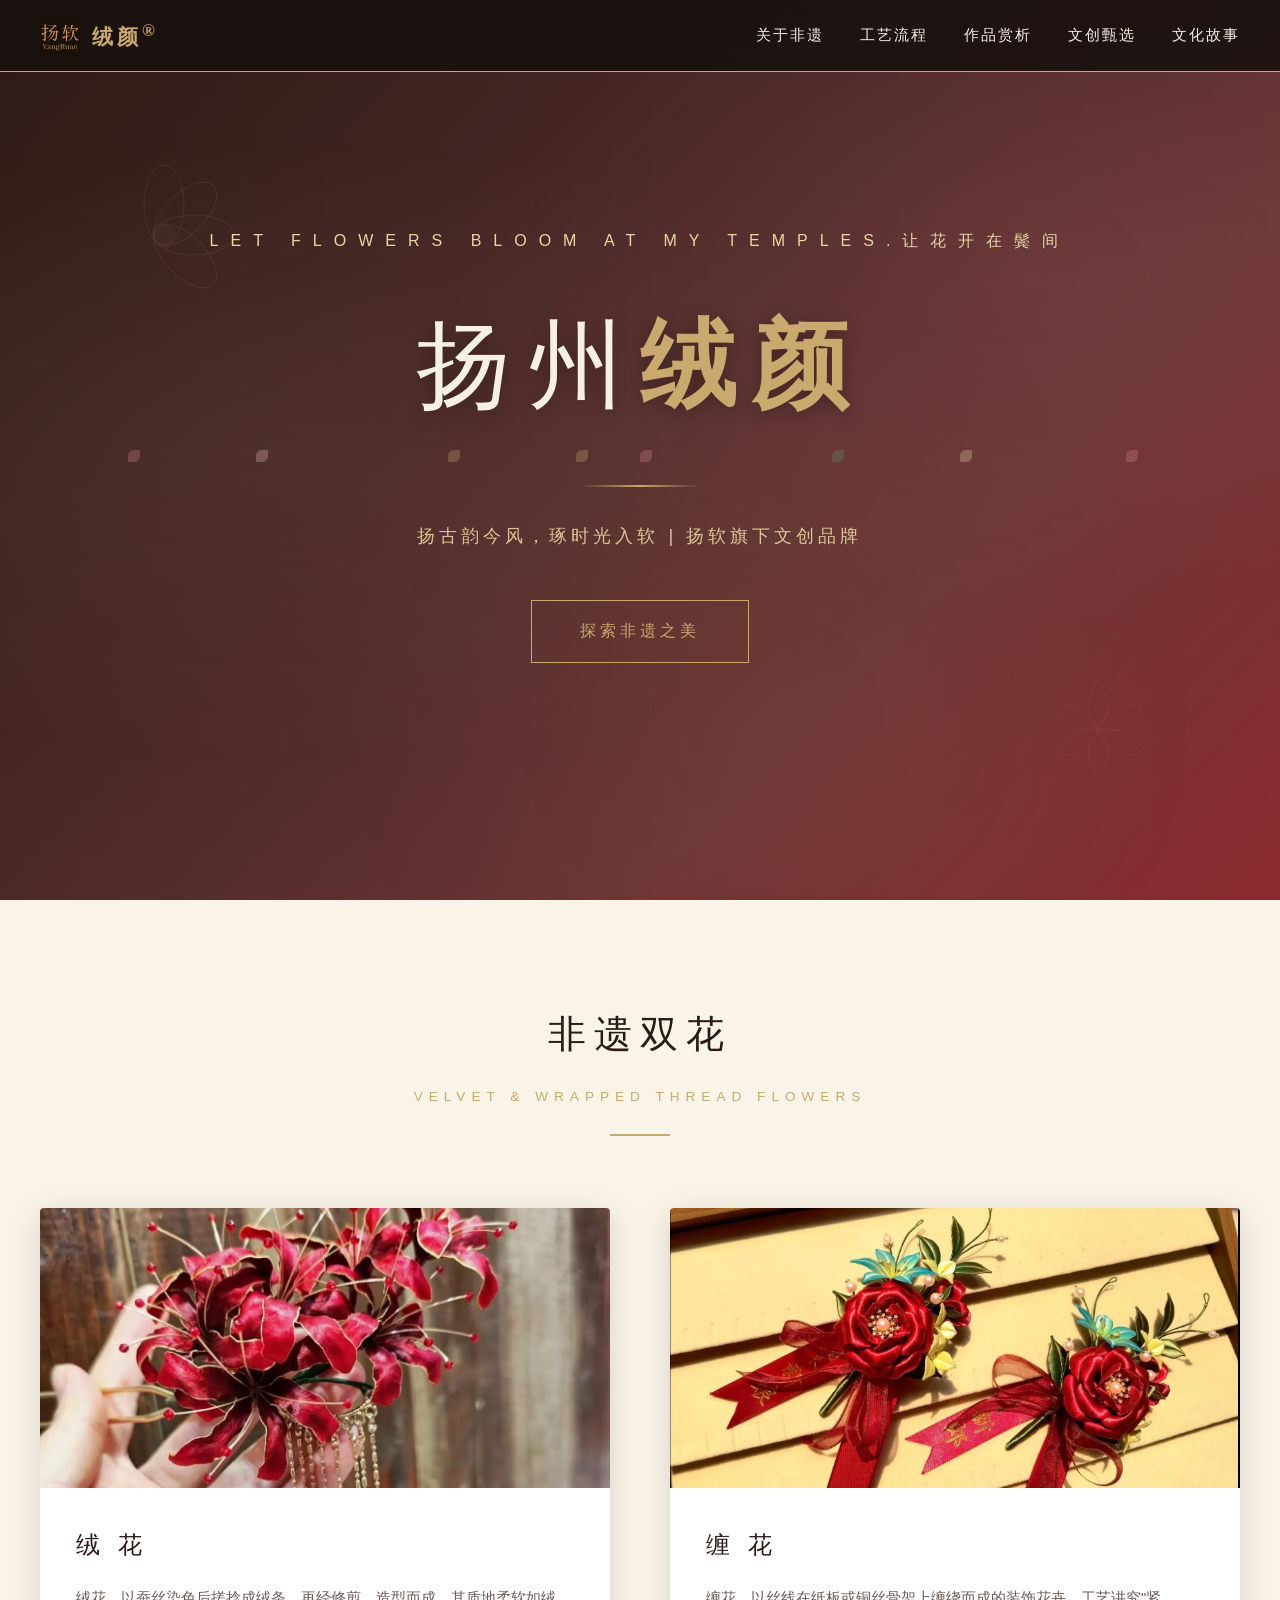
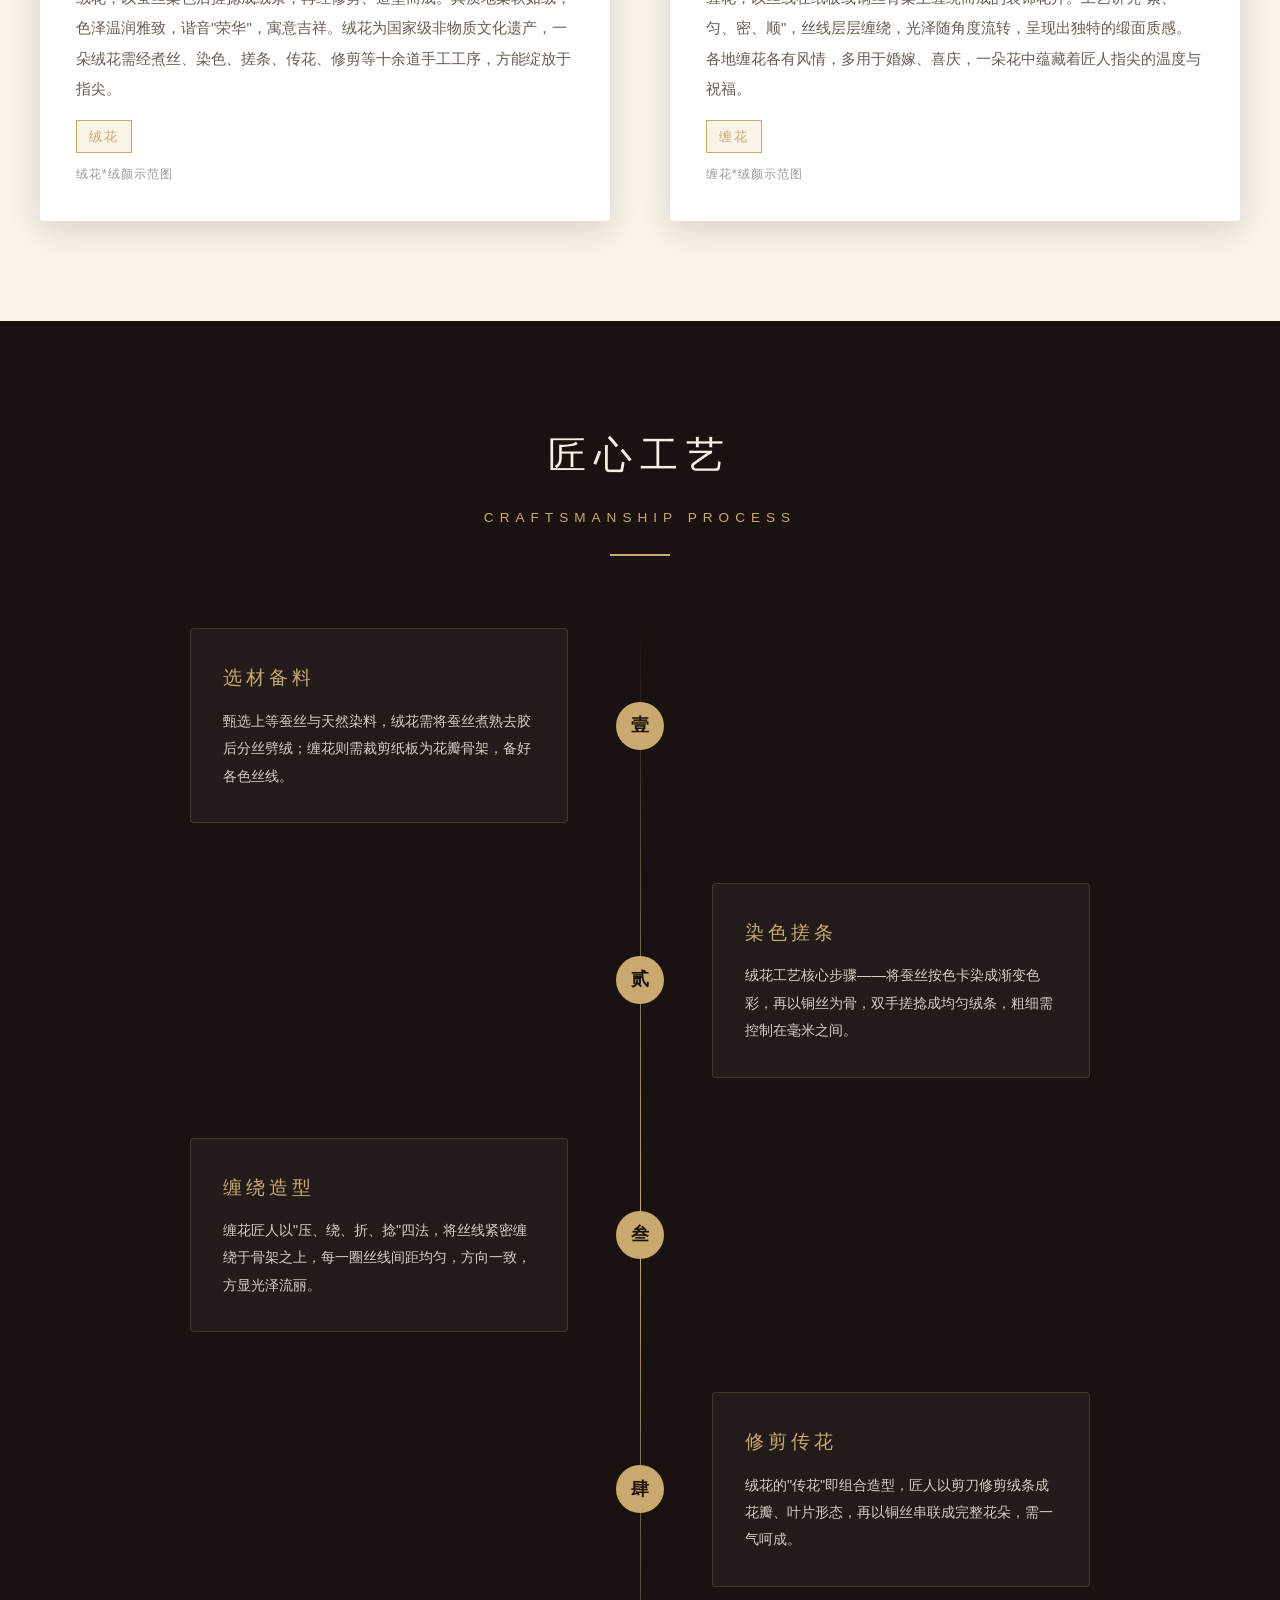
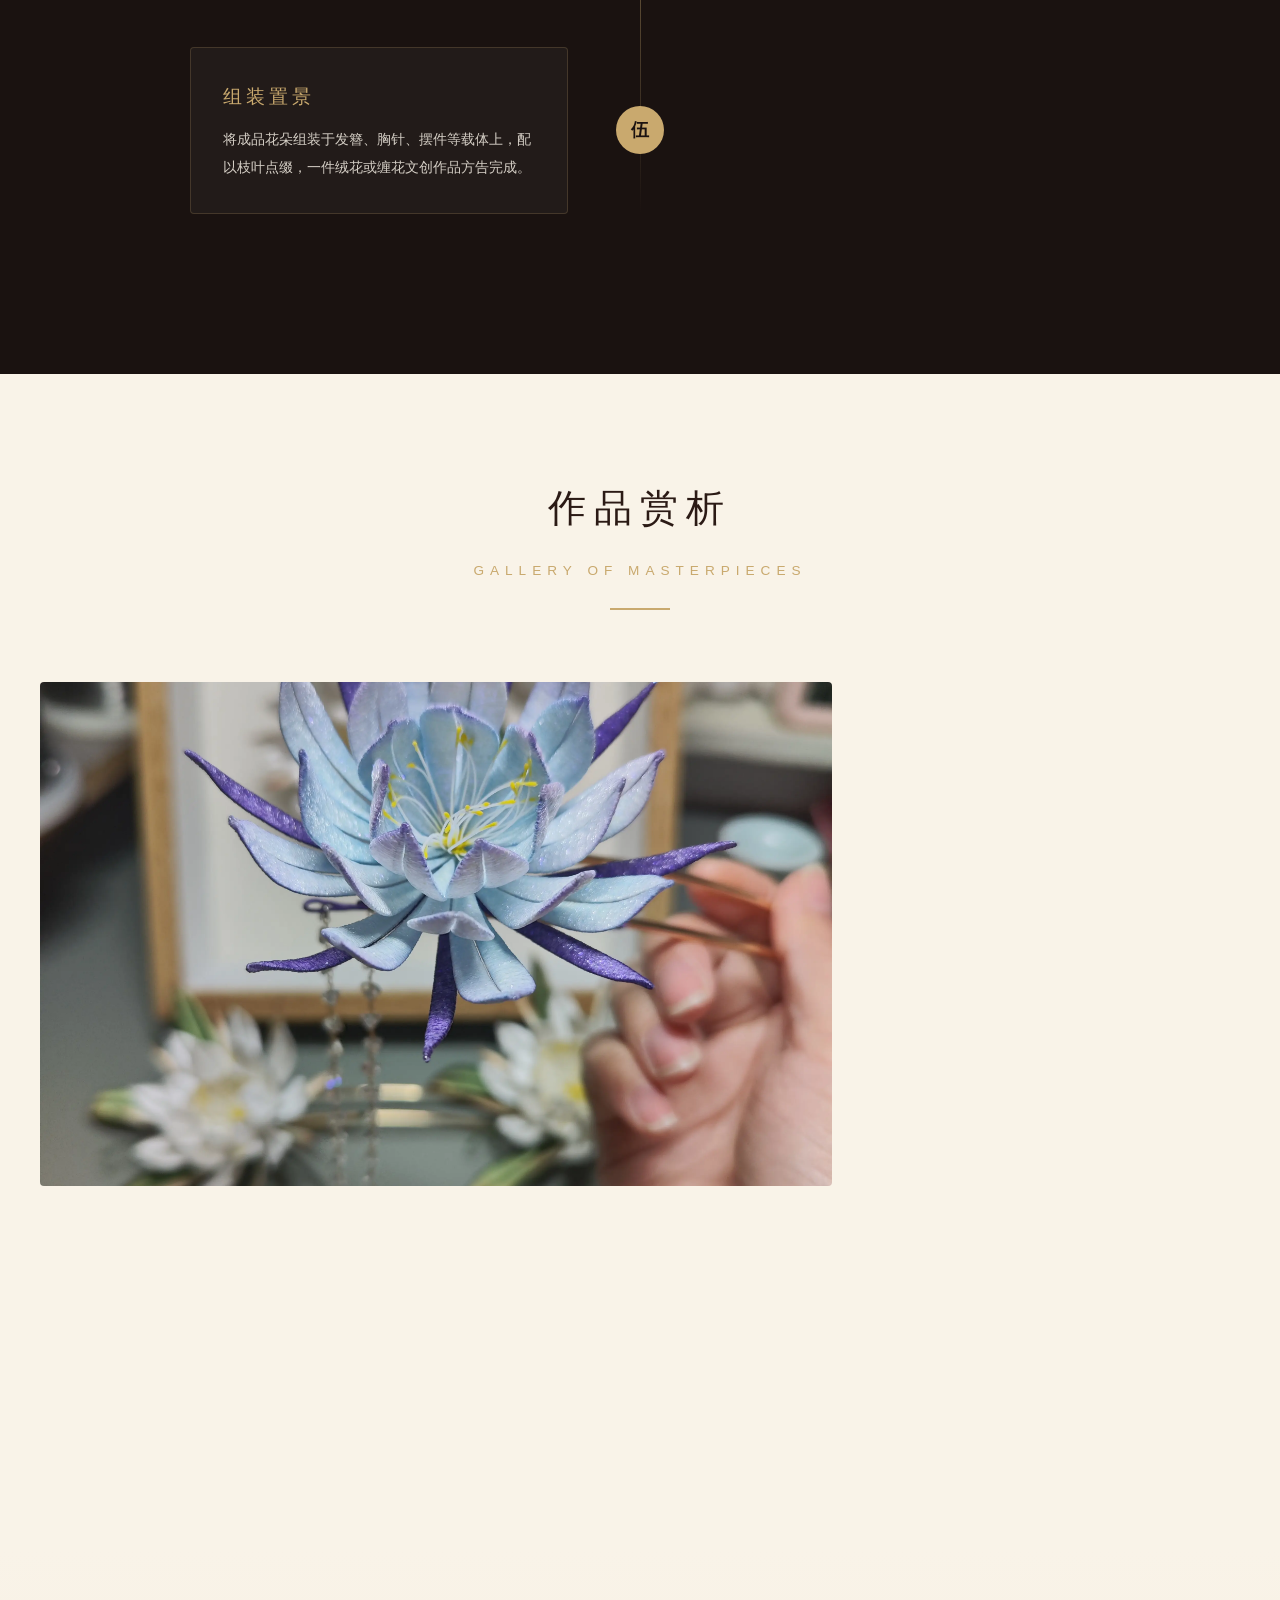
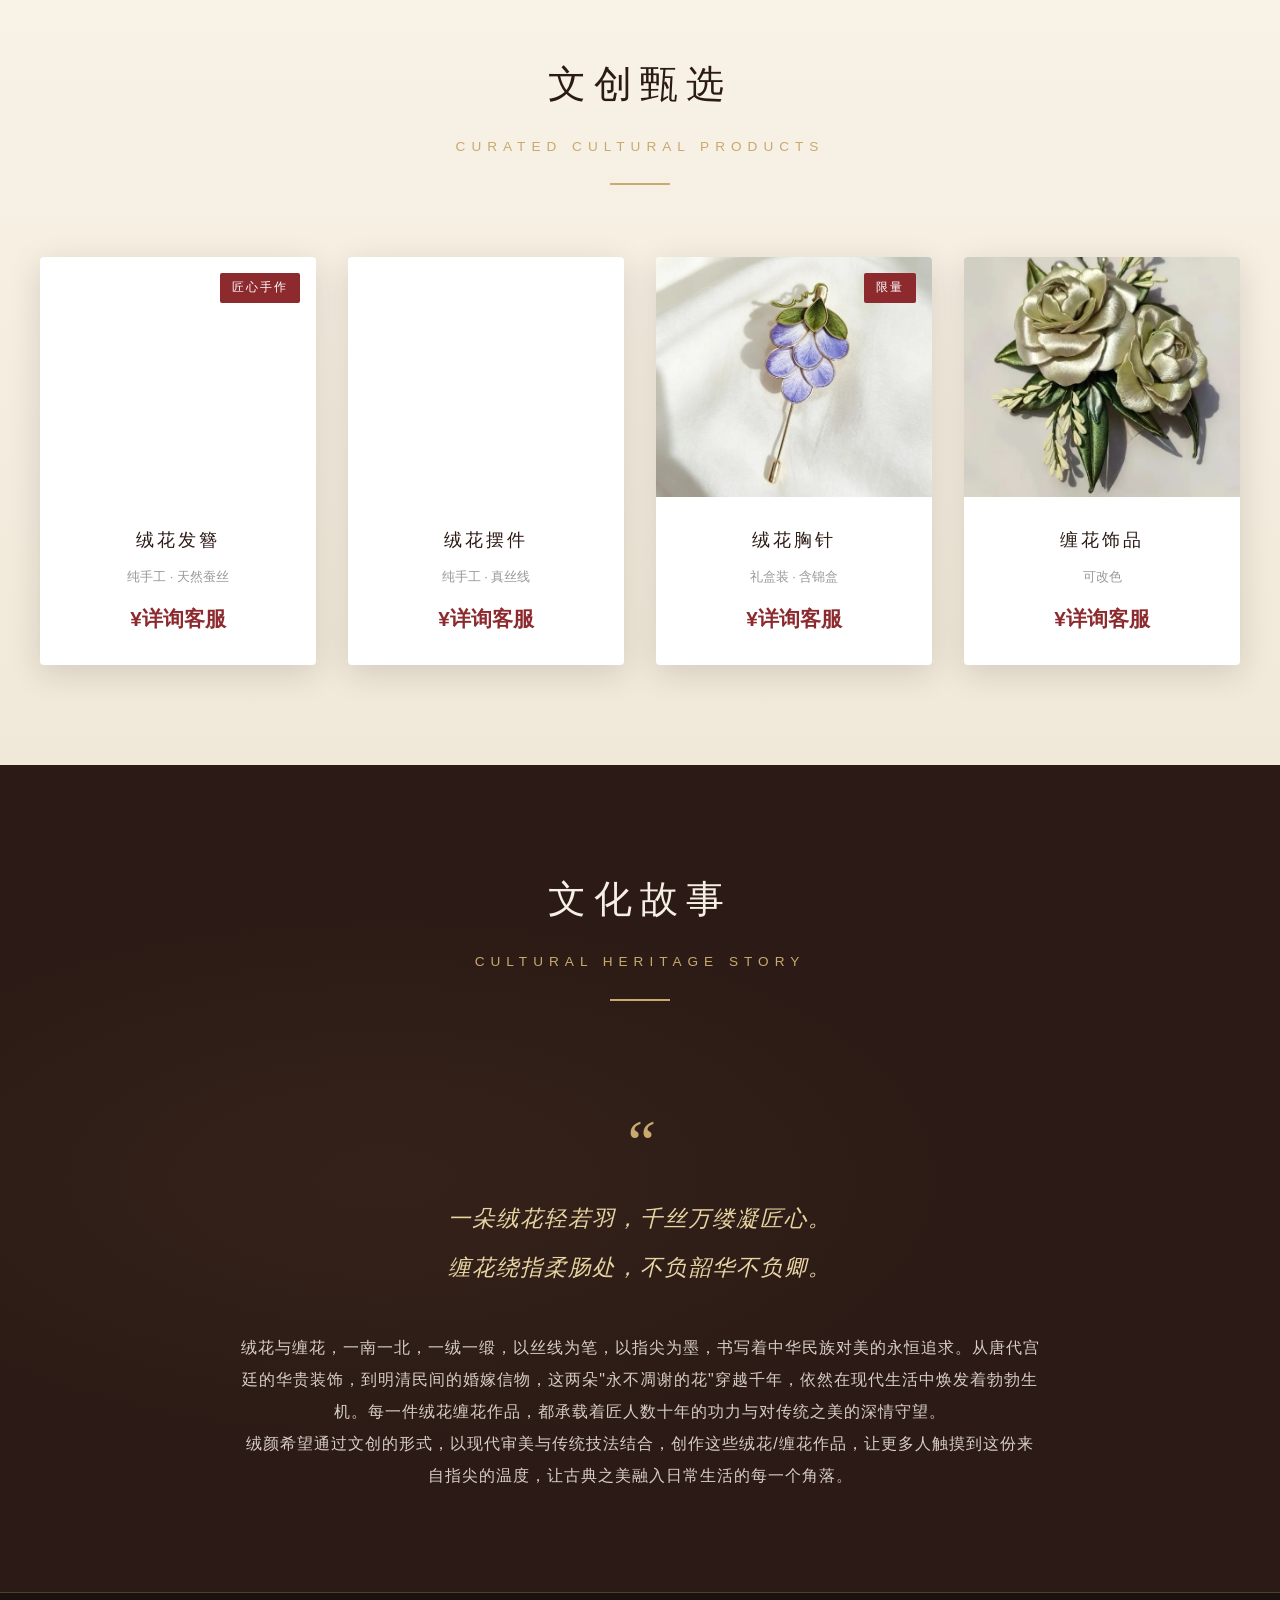
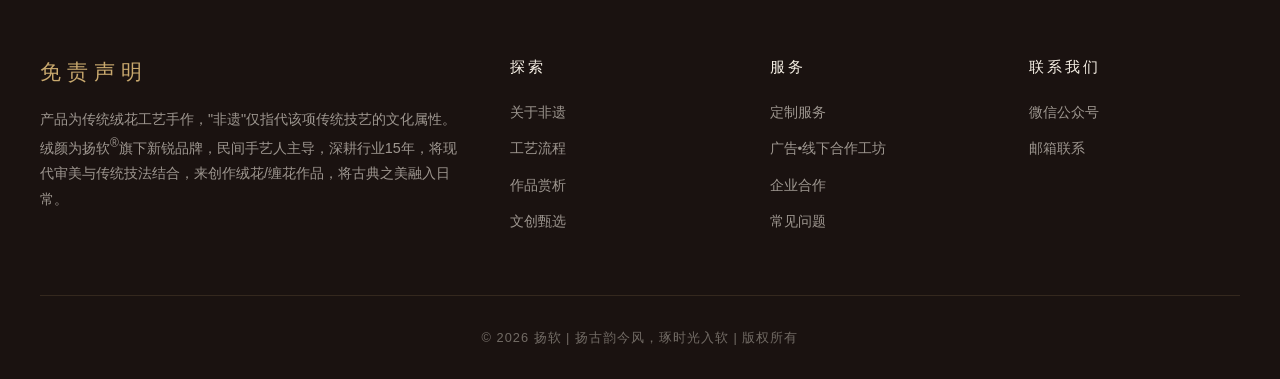
<file: index.html>
<!DOCTYPE html>
<html lang="zh-CN">
<head>
    <meta charset="UTF-8">
    <meta name="viewport" content="width=device-width, initial-scale=1.0">
    <title>绒颜 · 扬州绒花缠花文创品牌</title>
    <link rel="canonical" href="https://www.yangruan.com/" />
    <link rel="icon" href="/logo.png" type="image/png" sizes="32x32">
    <link rel="apple-touch-icon" href="/logo.png" sizes="180x180">
    <meta name="baidu-site-verification" content="codeva-DotF2W9orI" />
    <meta name="description" content="绒颜 | 扬软旗下扬州绒花缠花文创品牌，以现代审美与传统技法结合制作绒花、缠花饰品，将古典东方美学融入日常穿搭。">
    <meta name="keywords" content="绒颜,扬软,扬州绒花,扬州缠花,文创品牌,绒花饰品,缠花饰品,东方美学,宝藏手作,扬软出品">
    <meta property="og:title" content="绒颜 | 扬州绒花缠花文创品牌">
    <meta property="og:description" content="扬软旗下品牌，以现代审美与传统技法结合制作绒花、缠花饰品，将古典东方美学融入日常穿搭。">
    <meta property="og:image" content="https://www.yangruan.com/fm.jpg"> 
    <meta property="og:image:width" content="1200">
    <meta property="og:image:height" content="630">
    <meta property="og:image:type" content="image/jpeg">
    <meta property="og:type" content="website">
    <meta property="og:locale" content="zh_CN">
    
    <script type="application/ld+json">
    {
      "@context": "https://schema.org",
      "@type": "Organization",
      "name": "扬软",
      "url": "https://www.yangruan.com/",
      "logo": "https://www.yangruan.com/logo.png",
      "brand": {
        "@type": "Brand",
        "name": "绒颜",
        "description": "扬州绒花缠花文创品牌，以现代审美与传统技法结合制作绒花、缠花饰品"
      },
      "contactPoint": {
        "@type": "ContactPoint",
        "email": "10210917@qq.com",
        "contactType": "customer service",
        "areaServed": "CN",
        "availableLanguage": "Chinese"
      }
    }
    </script>

    <style>
        /* ===== 全局变量与基础 ===== */
        :root {
            --primary-dark: #2b1a15;
            --primary-red: #8c2a2e;
            --accent-gold: #c9a96e;
            --accent-gold-light: #e8d5a3;
            --bg-cream: #f9f3e8;
            --bg-dark: #1a1210;
            --text-dark: #3a2a22;
            --text-light: #f5efe4;
            --text-muted: #6b5a52;
            --text-lighter: #999999;
            --pink-soft: #d4878f;
            --pink-light: #e8b8c0;
            --green-soft: #6a8e6b;
            --gradient-hero: linear-gradient(135deg, #2b1a15 0%, #4a2828 40%, #6b3535 70%, #8c2a2e 100%);
            --shadow-card: 0 8px 32px rgba(43, 26, 21, 0.15);
            --transition-smooth: all 0.4s cubic-bezier(0.25, 0.46, 0.45, 0.94);
            --navbar-height: 72px;

            /* [修复] 字体回退链优化：正文无衬线 + 标题衬线 */
            --font-sans: "PingFang SC", "Hiragino Sans GB", "Microsoft YaHei", "Noto Sans SC", "Source Han Sans SC", sans-serif;
            --font-serif: "Noto Serif SC", "Source Han Serif SC", "STSong", "Songti SC", "SimSun", serif;
        }

        * { margin: 0; padding: 0; box-sizing: border-box; }

        html {
            scroll-behavior: auto;
            scroll-padding-top: var(--navbar-height);
        }

        body {
            font-family: var(--font-sans);
            background-color: var(--bg-cream);
            color: var(--text-dark);
            line-height: 1.8;
            overflow-x: hidden;
        }

        /* ===== 顶部导航 ===== */
        .navbar {
            position: fixed;
            top: 0;
            width: 100%;
            z-index: 1000;
            background: rgba(26, 18, 16, 0.92);
            backdrop-filter: blur(12px);
            -webkit-backdrop-filter: blur(12px);
            border-bottom: 1px solid var(--accent-gold);
            transition: var(--transition-smooth);
            height: var(--navbar-height);
        }

        .navbar.scrolled {
            background: rgba(26, 18, 16, 0.98);
            box-shadow: 0 2px 20px rgba(0,0,0,0.3);
        }

        .nav-container {
            max-width: 1400px;
            margin: 0 auto;
            display: flex;
            align-items: center;
            justify-content: space-between;
            padding: 0 40px;
            height: 100%;
        }

        .nav-logo {
            display: flex;
            align-items: center;
            gap: 12px;
            text-decoration: none;
        }

        .nav-logo-icon { 
            width: 40px; 
            height: 40px; 
            object-fit: contain;
        }

        .nav-logo-text {
            font-family: var(--font-serif);
            font-size: 1.3rem;
            color: var(--accent-gold);
            letter-spacing: 4px;
            font-weight: 600;
        }

        .nav-links {
            display: flex;
            list-style: none;
            gap: 36px;
        }

        .nav-links a {
            color: var(--text-light);
            text-decoration: none;
            font-size: 0.95rem;
            letter-spacing: 2px;
            position: relative;
            padding: 8px 0;
            transition: var(--transition-smooth);
        }

        .nav-links a::after {
            content: '';
            position: absolute;
            bottom: 0;
            left: 50%;
            transform: translateX(-50%);
            width: 0;
            height: 2px;
            background: var(--accent-gold);
            transition: var(--transition-smooth);
        }

        .nav-links a:hover,
        .nav-links a:focus-visible { color: var(--accent-gold); }

        .nav-links a:hover::after,
        .nav-links a:focus-visible::after { width: 100%; }

        .mobile-menu-btn {
            display: none;
            flex-direction: column;
            gap: 5px;
            background: none;
            border: none;
            cursor: pointer;
            padding: 8px;
            z-index: 1001;
        }

        .mobile-menu-btn span {
            display: block;
            width: 24px;
            height: 2px;
            background: var(--accent-gold);
            transition: var(--transition-smooth);
            transform-origin: center;
        }

        .mobile-menu-btn.active span:nth-child(1) { transform: rotate(45deg) translate(5px, 5px); }
        .mobile-menu-btn.active span:nth-child(2) { opacity: 0; }
        .mobile-menu-btn.active span:nth-child(3) { transform: rotate(-45deg) translate(5px, -5px); }

        /* ===== 英雄区域 ===== */
        .hero {
            height: 100vh;
            background: var(--gradient-hero);
            display: flex;
            align-items: center;
            justify-content: center;
            position: relative;
            overflow: hidden;
        }

        .hero::before {
            content: '';
            position: absolute;
            inset: 0;
            background:
                radial-gradient(ellipse at 20% 50%, rgba(201, 169, 110, 0.08) 0%, transparent 50%),
                radial-gradient(ellipse at 80% 30%, rgba(212, 135, 143, 0.1) 0%, transparent 40%),
                radial-gradient(ellipse at 60% 80%, rgba(201, 169, 110, 0.05) 0%, transparent 40%);
            will-change: transform;
            transform: translateZ(0);
        }

        .hero-pattern {
            position: absolute;
            inset: 0;
            opacity: 0.04;
            background-image:
                repeating-linear-gradient(0deg, transparent, transparent 40px, rgba(201,169,110,0.3) 40px, rgba(201,169,110,0.3) 41px),
                repeating-linear-gradient(90deg, transparent, transparent 40px, rgba(201,169,110,0.3) 40px, rgba(201,169,110,0.3) 41px);
        }

        .hero-content {
            text-align: center;
            position: relative;
            z-index: 2;
            animation: fadeInUp 1.2s ease-out;
        }

        .hero-subtitle-top {
            font-size: 1rem;
            color: var(--accent-gold-light);
            letter-spacing: 12px;
            margin-bottom: 24px;
            text-transform: uppercase;
        }

        .hero-title {
            font-family: var(--font-serif);
            font-size: clamp(3rem, 8vw, 6rem);
            color: var(--text-light);
            font-weight: 300;
            letter-spacing: 16px;
            margin-bottom: 20px;
            text-shadow: 0 4px 20px rgba(0,0,0,0.3);
        }

        .hero-title span { color: var(--accent-gold); font-weight: 600; }

        .hero-divider {
            width: 120px;
            height: 2px;
            background: linear-gradient(90deg, transparent, var(--accent-gold), transparent);
            margin: 32px auto;
        }

        .hero-desc {
            font-size: 1.15rem;
            color: var(--accent-gold-light);
            letter-spacing: 4px;
            max-width: 600px;
            margin: 0 auto 48px;
            opacity: 0.9;
        }

        .hero-btn {
            display: inline-block;
            padding: 16px 48px;
            border: 1px solid var(--accent-gold);
            color: var(--accent-gold);
            text-decoration: none;
            font-size: 1rem;
            letter-spacing: 4px;
            transition: var(--transition-smooth);
            position: relative;
            overflow: hidden;
            z-index: 1;
        }

        .hero-btn::before {
            content: '';
            position: absolute;
            top: 0; left: -100%;
            width: 100%; height: 100%;
            background: var(--accent-gold);
            transition: var(--transition-smooth);
            z-index: -1;
        }

        .hero-btn:hover, .hero-btn:focus-visible { color: var(--bg-dark); }
        .hero-btn:hover::before, .hero-btn:focus-visible::before { left: 0; }

        @keyframes fadeInUp {
            from { opacity: 0; transform: translateY(40px); }
            to { opacity: 1; transform: translateY(0); }
        }

        /* ===== 通用区块 ===== */
        .section { padding: 100px 40px; max-width: 1400px; margin: 0 auto; }

        .section-header { text-align: center; margin-bottom: 72px; }

        .section-header h2 {
            font-family: var(--font-serif);
            font-size: 2.4rem; font-weight: 400;
            letter-spacing: 8px; color: var(--primary-dark); margin-bottom: 16px;
        }

        .section-header .en-subtitle {
            font-size: 0.85rem; color: var(--accent-gold);
            letter-spacing: 6px; text-transform: uppercase;
        }

        .section-divider { width: 60px; height: 2px; background: var(--accent-gold); margin: 24px auto 0; }

        /* ===== 关于区域 ===== */
        .about-section { background: var(--bg-cream); }

        .about-grid { display: grid; grid-template-columns: 1fr 1fr; gap: 60px; align-items: center; }

        .about-card {
            background: white; border-radius: 4px; overflow: hidden;
            box-shadow: var(--shadow-card); transition: var(--transition-smooth);
        }

        .about-card:hover { transform: translateY(-8px); box-shadow: 0 16px 48px rgba(43, 26, 21, 0.2); }

        .about-card-visual { height: 280px; position: relative; overflow: hidden; }
        .about-card-visual img {
            width: 100%;
            height: 100%;
            object-fit: cover;
            display: block;
            transition: transform 0.6s ease;
        }
        .about-card:hover .about-card-visual img {
            transform: scale(1.05);
        }
        .about-card-content { padding: 36px; }

        .about-card-content h3 {
            font-family: var(--font-serif);
            font-size: 1.5rem; letter-spacing: 6px; margin-bottom: 16px;
            color: var(--primary-dark); font-weight: 500;
        }

        .about-card-content p { font-size: 0.95rem; color: var(--text-muted); line-height: 2; }

        .tag {
            display: inline-block; padding: 4px 12px; background: var(--bg-cream);
            color: var(--accent-gold); font-size: 0.8rem; letter-spacing: 2px;
            margin-top: 16px; border: 1px solid var(--accent-gold);
        }

        .heritage-note {
            display: block; margin-top: 12px; font-size: 0.75rem;
            color: var(--text-lighter); letter-spacing: 1px; line-height: 1.6;
        }

        /* ===== 工艺展示区 ===== */
        .craft-section { background: var(--bg-dark); padding: 100px 40px; }
        .craft-section .section-header h2 { color: var(--text-light); }

        .craft-timeline { max-width: 900px; margin: 0 auto; position: relative; }

        .craft-timeline::before {
            content: ''; position: absolute; left: 50%; top: 0; bottom: 0;
            width: 1px; background: linear-gradient(to bottom, transparent, var(--accent-gold), transparent);
        }

        .craft-step { display: flex; align-items: center; margin-bottom: 60px; position: relative; }
        .craft-step:nth-child(even) { flex-direction: row-reverse; }

        .craft-step-number {
            position: absolute; left: 50%; transform: translateX(-50%);
            width: 48px; height: 48px; background: var(--accent-gold);
            border-radius: 50%; display: flex; align-items: center; justify-content: center;
            font-size: 1.1rem; color: var(--bg-dark); font-weight: 700; z-index: 2;
            font-family: var(--font-serif);
        }

        .craft-step-content {
            width: 42%; background: rgba(255, 255, 255, 0.04);
            border: 1px solid rgba(201, 169, 110, 0.2); padding: 32px;
            border-radius: 4px; transition: var(--transition-smooth);
        }

        .craft-step-content:hover { background: rgba(255, 255, 255, 0.08); border-color: var(--accent-gold); }

        .craft-step-content h4 {
            font-family: var(--font-serif);
            color: var(--accent-gold); font-size: 1.2rem;
            letter-spacing: 4px; margin-bottom: 12px; font-weight: 500;
        }

        .craft-step-content p { color: rgba(245, 239, 228, 0.85); font-size: 0.9rem; line-height: 1.9; }

        /* ===== 作品展示区 ===== */
        .gallery-section { background: var(--bg-cream); }

        .gallery-grid { display: grid; grid-template-columns: repeat(3, 1fr); grid-template-rows: auto; gap: 24px; }

        .gallery-item {
            position: relative; border-radius: 4px; overflow: hidden;
            cursor: pointer; transition: var(--transition-smooth);
        }

        .gallery-item:hover { transform: scale(1.02); }
        .gallery-item:nth-child(1) { grid-column: span 2; grid-row: span 2; }

        .gallery-visual { width: 100%; height: 100%; min-height: 240px; position: relative; }
        .gallery-item:nth-child(1) .gallery-visual { min-height: 504px; }

        .gallery-visual img {
            width: 100%;
            height: 100%;
            object-fit: cover;
            display: block;
            position: absolute;
            top: 0;
            left: 0;
            transition: transform 0.6s ease;
        }
        .gallery-item:hover .gallery-visual img {
            transform: scale(1.08);
        }

        .gallery-overlay {
            position: absolute; inset: 0;
            background: linear-gradient(to top, rgba(26, 18, 16, 0.85) 0%, transparent 60%);
            display: flex; flex-direction: column; justify-content: flex-end;
            padding: 28px; opacity: 0; transition: var(--transition-smooth);
            z-index: 2;
        }

        .gallery-item:hover .gallery-overlay,
        .gallery-item:focus-within .gallery-overlay { opacity: 1; }

        .gallery-overlay h4 { 
            font-family: var(--font-serif);
            color: var(--accent-gold); font-size: 1.2rem; letter-spacing: 3px; margin-bottom: 8px; 
        }
        .gallery-overlay p { color: rgba(245, 239, 228, 0.9); font-size: 0.85rem; }

        /* ===== 文创产品区 ===== */
        .products-section { background: linear-gradient(180deg, var(--bg-cream) 0%, #f0e8d8 100%); }
        .products-grid { display: grid; grid-template-columns: repeat(4, 1fr); gap: 32px; }

        .product-card {
            background: white; border-radius: 4px; overflow: hidden;
            box-shadow: var(--shadow-card); transition: var(--transition-smooth); text-align: center;
        }

        .product-card:hover { transform: translateY(-12px); box-shadow: 0 20px 60px rgba(43, 26, 21, 0.2); }

        .product-visual {
            height: 240px; display: flex; align-items: center;
            justify-content: center; position: relative;
            overflow: hidden;
        }

        .product-visual img {
            width: 100%;
            height: 100%;
            object-fit: cover;
            display: block;
            transition: transform 0.6s ease;
        }
        .product-card:hover .product-visual img {
            transform: scale(1.08);
        }

        .product-info { padding: 28px 20px; }

        .product-info h4 {
            font-family: var(--font-serif);
            font-size: 1.1rem; letter-spacing: 3px;
            color: var(--primary-dark); margin-bottom: 8px; font-weight: 500;
        }

        .product-info .price { font-size: 1.3rem; color: var(--primary-red); font-weight: 600; margin-top: 12px; }

        .product-info .product-meta { font-size: 0.8rem; color: var(--text-lighter); margin-top: 4px; }

        .product-badge {
            position: absolute; top: 16px; right: 16px;
            background: var(--primary-red); color: white;
            padding: 4px 12px; font-size: 0.75rem; letter-spacing: 2px; border-radius: 2px;
            z-index: 2;
        }

        /* ===== 文化故事区 ===== */
        .story-section {
            background: var(--primary-dark); padding: 100px 40px;
            position: relative; overflow: hidden;
        }

        .story-section::before {
            content: ''; position: absolute; inset: 0;
            background: radial-gradient(ellipse at 30% 50%, rgba(201, 169, 110, 0.06) 0%, transparent 50%);
        }

        .story-section .section-header h2 { color: var(--text-light); }

        .story-content {
            max-width: 800px; margin: 0 auto; text-align: center;
            position: relative; z-index: 2;
        }

        .story-quote {
            font-family: var(--font-serif);
            font-size: 1.4rem; color: var(--accent-gold-light);
            line-height: 2.2; letter-spacing: 2px; font-style: italic; margin-bottom: 40px;
        }

        .story-quote::before {
            content: '\201C'; font-size: 4rem; color: var(--accent-gold);
            display: block; margin-bottom: -20px; font-family: Georgia, serif;
        }

        .story-text {
            color: rgba(245, 239, 228, 0.85); font-size: 1rem;
            line-height: 2; letter-spacing: 1px;
        }

        /* ===== 底部 ===== */
        .footer {
            background: var(--bg-dark); padding: 60px 40px 30px;
            border-top: 1px solid rgba(201, 169, 110, 0.3);
        }

        .footer-content {
            max-width: 1400px; margin: 0 auto;
            display: grid; grid-template-columns: 2fr 1fr 1fr 1fr;
            gap: 48px; margin-bottom: 48px;
        }

        .footer-brand h3 {
            font-family: var(--font-serif);
            color: var(--accent-gold); font-size: 1.3rem;
            letter-spacing: 6px; margin-bottom: 16px; font-weight: 500;
        }

        .footer-brand p { color: rgba(245, 239, 228, 0.6); font-size: 0.9rem; line-height: 1.8; }

        .footer-col h4 {
            font-family: var(--font-serif);
            color: var(--text-light); font-size: 0.95rem;
            letter-spacing: 3px; margin-bottom: 20px; font-weight: 500;
        }

        .footer-col a {
            display: block; color: rgba(245, 239, 228, 0.6);
            text-decoration: none; font-size: 0.85rem;
            margin-bottom: 12px; transition: var(--transition-smooth);
        }

        .footer-col a:hover, .footer-col a:focus-visible { color: var(--accent-gold); }

        .footer-bottom {
            max-width: 1400px; margin: 0 auto; padding-top: 30px;
            border-top: 1px solid rgba(201, 169, 110, 0.15);
            text-align: center; color: rgba(245, 239, 228, 0.4);
            font-size: 0.8rem; letter-spacing: 1px;
        }

        .deco-flower { position: absolute; opacity: 0.15; pointer-events: none; }

        /* ===== 滚动动画 ===== */
        .fade-in { opacity: 0; transform: translateY(30px); transition: opacity 0.8s ease, transform 0.8s ease; }
        .fade-in.visible { opacity: 1; transform: translateY(0); }

        /* ===== 减少动画偏好 ===== */
        @media (prefers-reduced-motion: reduce) {
            *, *::before, *::after {
                animation-duration: 0.01ms !important;
                animation-iteration-count: 1 !important;
                transition-duration: 0.01ms !important;
            }
            html { scroll-behavior: auto; }
            .fade-in { opacity: 1; transform: none; }
            .petal { display: none; }
        }

        /* ===== 响应式 ===== */
        @media (max-width: 1024px) {
            .products-grid { grid-template-columns: repeat(2, 1fr); }
            .footer-content { grid-template-columns: 1fr 1fr; }
        }

        @media (max-width: 768px) {
            .mobile-menu-btn { display: flex; }

            /* [修复] 移动端菜单动画：废弃 display 切换，改用 transform 过渡 */
            .nav-links {
                display: flex;
                flex-direction: column;
                position: absolute; 
                top: var(--navbar-height);
                left: 0; right: 0;
                background: rgba(26, 18, 16, 0.98);
                padding: 0 40px;
                gap: 0;
                max-height: 0;
                overflow: hidden;
                opacity: 0;
                visibility: hidden;
                transform: translateY(-10px);
                border-bottom: 1px solid transparent;
                backdrop-filter: blur(12px);
                -webkit-backdrop-filter: blur(12px);
                transition: max-height 0.4s cubic-bezier(0.25, 0.46, 0.45, 0.94),
                            opacity 0.3s ease,
                            transform 0.3s ease,
                            visibility 0.3s ease,
                            padding 0.3s ease,
                            border-color 0.3s ease;
            }

            .nav-links.active {
                max-height: 400px;
                opacity: 1;
                visibility: visible;
                transform: translateY(0);
                padding: 24px 40px;
                gap: 20px;
                border-bottom-color: var(--accent-gold);
            }

            .nav-container { padding: 0 20px; }
            .section { padding: 60px 20px; }
            .about-grid { grid-template-columns: 1fr; }
            
            .gallery-grid { grid-template-columns: 1fr; gap: 16px; }
            .gallery-item:nth-child(1) { grid-column: span 1; grid-row: span 1; }
            .gallery-item:nth-child(1) .gallery-visual { min-height: 300px; }
            .products-grid { grid-template-columns: 1fr; }

            .craft-timeline::before { left: 23px; }
            .craft-step, .craft-step:nth-child(even) {
                flex-direction: column; align-items: flex-start; padding-left: 60px;
            }
            .craft-step-number {
                left: 24px; transform: translateX(-50%);
                width: 46px; height: 46px; font-size: 1rem;
            }
            .craft-step-content { width: 100%; }

            .footer-content { grid-template-columns: 1fr; }
            .hero-title { letter-spacing: 8px; }
            .craft-section, .story-section { padding: 60px 20px; }
        }

        /* ===== Lightbox 灯箱样式 ===== */
        .lightbox {
            position: fixed;
            inset: 0;
            background: rgba(26, 18, 16, 0.95);
            backdrop-filter: blur(20px);
            -webkit-backdrop-filter: blur(20px);
            z-index: 2000;
            display: flex;
            align-items: center;
            justify-content: center;
            visibility: hidden;
            opacity: 0;
            pointer-events: none;
            transition: opacity 0.3s ease, visibility 0.3s ease;
        }

        .lightbox.active {
            visibility: visible;
            opacity: 1;
            pointer-events: auto;
        }

        .lightbox-content {
            position: relative;
            max-width: 90%;
            max-height: 90%;
            text-align: center;
            color: var(--text-light);
            transform: scale(0.9);
            transition: transform 0.4s ease-out;
        }

        .lightbox.active .lightbox-content {
            transform: scale(1);
        }

        /* [修复] Lightbox 容器：增加 flex 居中 + 固定尺寸约束 */
        .lightbox-visual {
            width: 500px;
            height: 500px;
            max-width: 80vw;
            max-height: 60vh;
            margin: 0 auto 32px;
            border-radius: 8px;
            position: relative;
            overflow: hidden;
            display: flex;
            align-items: center;
            justify-content: center;
            background-color: rgba(26, 18, 16, 0.6);
        }

        /* [修复] Lightbox 图片：cover 改为 contain，确保作品完整展示 */
        .lightbox-visual img {
            width: 100%;
            height: 100%;
            object-fit: contain;
            display: block;
        }

        .lightbox-title {
            font-family: var(--font-serif);
            font-size: 1.8rem;
            color: var(--accent-gold);
            letter-spacing: 4px;
            margin-bottom: 12px;
            font-weight: 500;
        }

        .lightbox-desc {
            font-size: 1rem;
            color: rgba(245, 239, 228, 0.8);
            letter-spacing: 2px;
        }

        .lightbox-close {
            position: absolute;
            top: max(20px, env(safe-area-inset-top));
            right: 20px;
            background: none;
            border: 1px solid var(--accent-gold);
            color: var(--accent-gold);
            width: 48px;
            height: 48px;
            border-radius: 50%;
            font-size: 1.5rem;
            cursor: pointer;
            transition: var(--transition-smooth);
            display: flex;
            align-items: center;
            justify-content: center;
        }

        .lightbox-close:hover,
        .lightbox-close:focus-visible {
            background: var(--accent-gold);
            color: var(--bg-dark);
        }

        .lightbox-nav {
            position: absolute;
            top: 50%;
            transform: translateY(-50%);
            background: rgba(201, 169, 110, 0.2);
            border: 1px solid var(--accent-gold);
            color: var(--accent-gold);
            width: 56px;
            height: 56px;
            border-radius: 50%;
            font-size: 1.5rem;
            cursor: pointer;
            transition: var(--transition-smooth);
            display: flex;
            align-items: center;
            justify-content: center;
        }

        .lightbox-nav:hover,
        .lightbox-nav:focus-visible {
            background: var(--accent-gold);
            color: var(--bg-dark);
        }

        .lightbox-prev { left: 20px; }
        .lightbox-next { right: 20px; }

        @media (max-width: 768px) {
            .lightbox-nav { width: 44px; height: 44px; font-size: 1.2rem; }
            .lightbox-prev { left: 10px; }
            .lightbox-next { right: 10px; }
            .lightbox-close { top: max(10px, env(safe-area-inset-top)); right: 10px; width: 40px; height: 40px; }
        }

        /* ===== Lightbox 加载状态 ===== */
        .lightbox-loading {
            position: absolute;
            inset: 0;
            display: flex;
            align-items: center;
            justify-content: center;
            background: rgba(26, 18, 16, 0.8);
            z-index: 10;
            opacity: 0;
            pointer-events: none;
            transition: opacity 0.3s ease;
        }

        .lightbox-loading.active {
            opacity: 1;
            pointer-events: auto;
        }

        .lightbox-spinner {
            width: 48px;
            height: 48px;
            border: 3px solid rgba(201, 169, 110, 0.3);
            border-top-color: var(--accent-gold);
            border-radius: 50%;
            animation: spin 1s linear infinite;
        }

        @keyframes spin {
            to { transform: rotate(360deg); }
        }

        /* ===== 花瓣动画 ===== */
        .petal {
            position: absolute;
            width: 12px; height: 12px;
            border-radius: 50% 0 50% 0;
            opacity: 0.3;
            animation: fall linear infinite;
            pointer-events: none;
            will-change: transform;
        }

        .petal--pink { background: var(--pink-soft); }
        .petal--pink-light { background: var(--pink-light); }
        .petal--gold { background: var(--accent-gold); }
        .petal--gold-light { background: var(--accent-gold-light); }
        .petal--green { background: var(--green-soft); }

        @keyframes fall {
            0% { transform: translateY(-10vh) rotate(0deg) translateX(0); opacity: 0; }
            10% { opacity: 0.3; }
            90% { opacity: 0.3; }
            100% { transform: translateY(110vh) rotate(720deg) translateX(100px); opacity: 0; }
        }
    </style>
</head>
<body>

    <!-- 导航栏 -->
    <nav class="navbar" role="navigation" aria-label="主导航">
        <div class="nav-container">
            <a href="#" class="nav-logo" aria-label="绒颜 - 返回首页">
               <img class="nav-logo-icon" src="/logo.png" alt="绒颜Logo" width="40" height="40">
                <span class="nav-logo-text">绒颜<sup>&reg;</sup></span>
            </a>
            <button class="mobile-menu-btn" aria-label="打开导航菜单" aria-expanded="false" aria-controls="main-nav">
                <span></span><span></span><span></span>
            </button>
            <ul class="nav-links" id="main-nav" role="menubar">
                <li role="none"><a href="#about" role="menuitem">关于非遗</a></li>
                <li role="none"><a href="#craft" role="menuitem">工艺流程</a></li>
                <li role="none"><a href="#gallery" role="menuitem">作品赏析</a></li>
                <li role="none"><a href="#products" role="menuitem">文创甄选</a></li>
                <li role="none"><a href="#story" role="menuitem">文化故事</a></li>
            </ul>
        </div>
    </nav>

    <main id="main-content">
        <!-- 英雄区域 -->
        <section class="hero" id="home" aria-label="品牌主视觉">
            <div class="hero-pattern" aria-hidden="true"></div>
            <div id="petals-container" aria-hidden="true"></div>

            <div class="hero-content">
                <p class="hero-subtitle-top">Let Flowers Bloom at My Temples.让花开在鬓间</p>
                <h1 class="hero-title">扬州<span>绒颜</span></h1>
                <div class="hero-divider" aria-hidden="true"></div>
                <p class="hero-desc">扬古韵今风，琢时光入软 | 扬软旗下文创品牌</p>
                <a href="#about" class="hero-btn">探索非遗之美</a>
            </div>

            <svg class="deco-flower" style="top:15%; left:5%; width:200px; height:200px;" viewBox="0 0 200 200" aria-hidden="true">
                <g fill="none" stroke="#c9a96e" stroke-width="0.8">
                    <ellipse cx="100" cy="70" rx="20" ry="40" transform="rotate(0, 100, 100)"/>
                    <ellipse cx="100" cy="70" rx="20" ry="40" transform="rotate(45, 100, 100)"/>
                    <ellipse cx="100" cy="70" rx="20" ry="40" transform="rotate(90, 100, 100)"/>
                    <ellipse cx="100" cy="70" rx="20" ry="40" transform="rotate(135, 100, 100)"/>
                    <circle cx="100" cy="100" r="12" fill="#c9a96e" opacity="0.3"/>
                </g>
            </svg>

            <svg class="deco-flower" style="bottom:10%; right:8%; width:160px; height:160px;" viewBox="0 0 160 160" aria-hidden="true">
                <g fill="none" stroke="#d4878f" stroke-width="0.6">
                    <path d="M80 30 Q100 60, 80 80 Q60 60, 80 30Z"/>
                    <path d="M80 30 Q100 60, 80 80 Q60 60, 80 30Z" transform="rotate(60, 80, 80)"/>
                    <path d="M80 30 Q100 60, 80 80 Q60 60, 80 30Z" transform="rotate(120, 80, 80)"/>
                    <path d="M80 30 Q100 60, 80 80 Q60 60, 80 30Z" transform="rotate(180, 80, 80)"/>
                    <path d="M80 30 Q100 60, 80 80 Q60 60, 80 30Z" transform="rotate(240, 80, 80)"/>
                    <path d="M80 30 Q100 60, 80 80 Q60 60, 80 30Z" transform="rotate(300, 80, 80)"/>
                </g>
            </svg>
        </section>

        <!-- 关于绒花缠花 -->
        <section class="section about-section" id="about" aria-labelledby="about-heading">
            <div class="section-header fade-in">
                <h2 id="about-heading">非遗双花</h2>
                <p class="en-subtitle">Velvet & Wrapped Thread Flowers</p>
                <div class="section-divider" aria-hidden="true"></div>
            </div>

            <div class="about-grid">
                <article class="about-card fade-in">
                    <div class="about-card-visual">
                        <img src="img/ronghua.webp" alt="绒花工艺展示 — 以蚕丝染色后搓捻成绒条，经修剪造型而成的传统花卉饰品" width="600" height="400">
                    </div>
                    <div class="about-card-content">
                        <h3>绒 花</h3>
                        <p>绒花，以蚕丝染色后搓捻成绒条，再经修剪、造型而成。其质地柔软如绒，色泽温润雅致，谐音"荣华"，寓意吉祥。绒花为国家级非物质文化遗产，一朵绒花需经煮丝、染色、搓条、传花、修剪等十余道手工工序，方能绽放于指尖。</p>
                        <span class="tag">绒花</span>
                        <span class="heritage-note">绒花*绒颜示范图</span>
                    </div>
                </article>

                <article class="about-card fade-in">
                    <div class="about-card-visual">
                        <img src="img/chanhua.webp" alt="缠花工艺展示 — 以丝线在纸板或铜丝骨架上缠绕而成的装饰花卉" width="600" height="400" loading="lazy" decoding="async">
                    </div>
                    <div class="about-card-content">
                        <h3>缠 花</h3>
                        <p>缠花，以丝线在纸板或铜丝骨架上缠绕而成的装饰花卉。工艺讲究"紧、匀、密、顺"，丝线层层缠绕，光泽随角度流转，呈现出独特的缎面质感。各地缠花各有风情，多用于婚嫁、喜庆，一朵花中蕴藏着匠人指尖的温度与祝福。</p>
                        <span class="tag">缠花</span>
                        <span class="heritage-note">缠花*绒颜示范图</span>
                    </div>
                </article>
            </div>
        </section>

        <!-- 工艺流程 -->
        <section class="craft-section" id="craft" aria-labelledby="craft-heading">
            <div class="section" style="padding-top:0; padding-bottom:0;">
                <div class="section-header fade-in">
                    <h2 id="craft-heading">匠心工艺</h2>
                    <p class="en-subtitle">Craftsmanship Process</p>
                    <div class="section-divider" aria-hidden="true"></div>
                </div>

                <div class="craft-timeline" role="list" aria-label="工艺流程步骤">
                    <div class="craft-step fade-in" role="listitem">
                        <div class="craft-step-number" aria-hidden="true">壹</div>
                        <div class="craft-step-content">
                            <h4>选材备料</h4>
                            <p>甄选上等蚕丝与天然染料，绒花需将蚕丝煮熟去胶后分丝劈绒；缠花则需裁剪纸板为花瓣骨架，备好各色丝线。</p>
                        </div>
                    </div>
                    <div class="craft-step fade-in" role="listitem">
                        <div class="craft-step-number" aria-hidden="true">贰</div>
                        <div class="craft-step-content">
                            <h4>染色搓条</h4>
                            <p>绒花工艺核心步骤——将蚕丝按色卡染成渐变色彩，再以铜丝为骨，双手搓捻成均匀绒条，粗细需控制在毫米之间。</p>
                        </div>
                    </div>
                    <div class="craft-step fade-in" role="listitem">
                        <div class="craft-step-number" aria-hidden="true">叁</div>
                        <div class="craft-step-content">
                            <h4>缠绕造型</h4>
                            <p>缠花匠人以"压、绕、折、捻"四法，将丝线紧密缠绕于骨架之上，每一圈丝线间距均匀，方向一致，方显光泽流丽。</p>
                        </div>
                    </div>
                    <div class="craft-step fade-in" role="listitem">
                        <div class="craft-step-number" aria-hidden="true">肆</div>
                        <div class="craft-step-content">
                            <h4>修剪传花</h4>
                            <p>绒花的"传花"即组合造型，匠人以剪刀修剪绒条成花瓣、叶片形态，再以铜丝串联成完整花朵，需一气呵成。</p>
                        </div>
                    </div>
                    <div class="craft-step fade-in" role="listitem">
                        <div class="craft-step-number" aria-hidden="true">伍</div>
                        <div class="craft-step-content">
                            <h4>组装置景</h4>
                            <p>将成品花朵组装于发簪、胸针、摆件等载体上，配以枝叶点缀，一件绒花或缠花文创作品方告完成。</p>
                        </div>
                    </div>
                </div>
            </div>
        </section>

        <!-- 作品赏析 -->
        <section class="section gallery-section" id="gallery" aria-labelledby="gallery-heading">
            <div class="section-header fade-in">
                <h2 id="gallery-heading">作品赏析</h2>
                <p class="en-subtitle">Gallery of Masterpieces</p>
                <div class="section-divider" aria-hidden="true"></div>
            </div>

            <div class="gallery-grid fade-in">
                <div class="gallery-item" tabindex="0" role="button" aria-label="查看绒颜《昙花》缠花饰品" data-index="0">
                    <div class="gallery-visual">
                        <img src="img/gallery-1.webp" alt="绒颜《昙花》缠花饰品" width="800" height="800" decoding="async">
                    </div>
                    <div class="gallery-overlay">
                        <h4>《昙花》</h4>
                        <p>缠花 · 昙花</p>
                    </div>
                </div>

                <div class="gallery-item" tabindex="0" role="button" aria-label="查看绒颜《九尾》绒花饰品" data-index="1">
                    <div class="gallery-visual">
                        <img src="img/gallery-2.webp" alt="绒颜《九尾》绒花饰品" width="400" height="400" loading="lazy" decoding="async">
                    </div>
                    <div class="gallery-overlay">
                        <h4>《九尾》</h4>
                        <p>绒花 · 九尾</p>
                    </div>
                </div>

                <div class="gallery-item" tabindex="0" role="button" aria-label="查看绒颜《青提》绒花饰品" data-index="2">
                    <div class="gallery-visual">
                        <img src="img/gallery-3.webp" alt="绒颜《青提》绒花饰品" width="400" height="400" loading="lazy" decoding="async">
                    </div>
                    <div class="gallery-overlay">
                        <h4>《青提》</h4>
                        <p>绒花 · 青提</p>
                    </div>
                </div>

                <div class="gallery-item" tabindex="0" role="button" aria-label="查看绒颜《耳饰》绒花饰品" data-index="3">
                    <div class="gallery-visual">
                        <img src="img/gallery-4.webp" alt="绒颜《耳饰》绒花饰品" width="400" height="400" loading="lazy" decoding="async">
                    </div>
                    <div class="gallery-overlay">
                        <h4>《耳饰》</h4>
                        <p>绒花 · 耳饰</p>
                    </div>
                </div>

                <div class="gallery-item" tabindex="0" role="button" aria-label="查看绒颜《青提1》绒花饰品" data-index="4">
                    <div class="gallery-visual">
                        <img src="img/gallery-5.webp" alt="绒颜《青提1》绒花饰品" width="400" height="400" loading="lazy" decoding="async">
                    </div>
                    <div class="gallery-overlay">
                        <h4>《青提1》</h4>
                        <p>绒花 · 青提1</p>
                    </div>
                </div>
            </div>
        </section>

        <!-- 文创产品 -->
        <section class="section products-section" id="products" aria-labelledby="products-heading">
            <div class="section-header fade-in">
                <h2 id="products-heading">文创甄选</h2>
                <p class="en-subtitle">Curated Cultural Products</p>
                <div class="section-divider" aria-hidden="true"></div>
            </div>

            <div class="products-grid fade-in">
                <article class="product-card">
                    <div class="product-visual">
                        <img src="img/product-1.webp" alt="绒花发簪 — 纯手工天然蚕丝制作" width="300" height="300" loading="lazy" decoding="async">
                        <span class="product-badge">匠心手作</span>
                    </div>
                    <div class="product-info">
                        <h4>绒花发簪</h4>
                        <p class="product-meta">纯手工 · 天然蚕丝</p>
                        <p class="price">¥详询客服</p>
                    </div>
                </article>

                <article class="product-card">
                    <div class="product-visual">
                        <img src="img/product-2.webp" alt="绒花摆件 — 纯手工真丝线制作" width="300" height="300" loading="lazy" decoding="async">
                    </div>
                    <div class="product-info">
                        <h4>绒花摆件</h4>
                        <p class="product-meta">纯手工 · 真丝线</p>
                        <p class="price">¥详询客服</p>
                    </div>
                </article>

                <article class="product-card">
                    <div class="product-visual">
                        <img src="img/product-3.webp" alt="绒花胸针 — 礼盒装含锦盒" width="300" height="300" loading="lazy" decoding="async">
                        <span class="product-badge">限量</span>
                    </div>
                    <div class="product-info">
                        <h4>绒花胸针</h4>
                        <p class="product-meta">礼盒装 · 含锦盒</p>
                        <p class="price">¥详询客服</p>
                    </div>
                </article>

                <article class="product-card">
                    <div class="product-visual">
                        <img src="img/product-4.webp" alt="缠花饰品 — 可改色" width="300" height="300" loading="lazy" decoding="async">
                    </div>
                    <div class="product-info">
                        <h4>缠花饰品</h4>
                        <p class="product-meta">可改色</p>
                        <p class="price">¥详询客服</p>
                    </div>
                </article>
            </div>
        </section>

        <!-- 文化故事 -->
        <section class="story-section" id="story" aria-labelledby="story-heading">
            <div class="section-header fade-in">
                <h2 id="story-heading">文化故事</h2>
                <p class="en-subtitle">Cultural Heritage Story</p>
                <div class="section-divider" aria-hidden="true"></div>
            </div>

            <div class="story-content fade-in">
                <blockquote class="story-quote">
                    一朵绒花轻若羽，千丝万缕凝匠心。<br>
                    缠花绕指柔肠处，不负韶华不负卿。
                </blockquote>
                <p class="story-text">
                    绒花与缠花，一南一北，一绒一缎，以丝线为笔，以指尖为墨，书写着中华民族对美的永恒追求。从唐代宫廷的华贵装饰，到明清民间的婚嫁信物，这两朵"永不凋谢的花"穿越千年，依然在现代生活中焕发着勃勃生机。每一件绒花缠花作品，都承载着匠人数十年的功力与对传统之美的深情守望。
                </p>
                 <p class="story-text">
                     绒颜希望通过文创的形式，以现代审美与传统技法结合，创作这些绒花/缠花作品，让更多人触摸到这份来自指尖的温度，让古典之美融入日常生活的每一个角落。
                </p>
            </div>
        </section>

        <!-- 底部 -->
        <footer class="footer" role="contentinfo">
            <div class="footer-content">
                <div class="footer-brand">
                    <h3>免责声明</h3>
                    <p>产品为传统绒花工艺手作，"非遗"仅指代该项传统技艺的文化属性。</p>
                    <p>绒颜为扬软<sup>&reg;</sup>旗下新锐品牌，民间手艺人主导，深耕行业15年，将现代审美与传统技法结合，来创作绒花/缠花作品，将古典之美融入日常。</p>
                </div>
                <nav class="footer-col" aria-label="探索链接">
                    <h4>探索</h4>
                    <a href="#about">关于非遗</a>
                    <a href="#craft">工艺流程</a>
                    <a href="#gallery">作品赏析</a>
                    <a href="#products">文创甄选</a>
                </nav>
                <nav class="footer-col" aria-label="服务链接">
                    <h4>服务</h4>
                    <a href="https://docs.qq.com/form/page/DSkRWVm1UWnBvU1F0" target="_blank" rel="noopener noreferrer">定制服务</a>
                    <a href="img/wx.webp" target="_blank" rel="noopener noreferrer">广告•线下合作工坊</a>
                    <a href="https://docs.qq.com/form/page/DSm9DeVpIakVtVXlw" target="_blank" rel="noopener noreferrer">企业合作</a>
                    <a href="https://docs.qq.com/form/page/DSnhOVW1kd3pkV0hX" target="_blank" rel="noopener noreferrer">常见问题</a>
                </nav>
                <nav class="footer-col" aria-label="联系方式">
                    <h4>联系我们</h4>
                    <a href="https://mp.weixin.qq.com/mp/appmsgalbum?__biz=MzkyMzcxODU0Mw==&action=getalbum&album_id=4654397451649253379#wechat_redirect" target="_blank" rel="noopener noreferrer">微信公众号</a>
                    <a href="mailto:10210917@qq.com">邮箱联系</a>
                </nav>
            </div>
            <div class="footer-bottom">
                <p>© 2026 扬软 | 扬古韵今风，琢时光入软 | 版权所有</p>
            </div>
        </footer>
    </main>

    <!-- Lightbox 灯箱组件 -->
    <div class="lightbox" id="lightbox" role="dialog" aria-modal="true" aria-labelledby="lightbox-title" tabindex="-1">
        <button class="lightbox-close" aria-label="关闭查看器">×</button>
        <button class="lightbox-nav lightbox-prev" aria-label="上一张作品">‹</button>
        <button class="lightbox-nav lightbox-next" aria-label="下一张作品">›</button>
        <div class="lightbox-content">
            <div class="lightbox-visual" id="lightbox-visual">
                <div class="lightbox-loading" id="lightbox-loading">
                    <div class="lightbox-spinner"></div>
                </div>
            </div>
            <h3 class="lightbox-title" id="lightbox-title"></h3>
            <p class="lightbox-desc" id="lightbox-desc"></p>
        </div>
    </div>

    <script>
        // ===== 动态注入花瓣 DOM =====
        (function injectPetals() {
            const container = document.getElementById('petals-container');
            if (!container) return;
            
            const petalsConfig = [
                { cls: 'petal--pink', left: '10%', dur: '8s', delay: '0s' },
                { cls: 'petal--pink-light', left: '20%', dur: '10s', delay: '1s' },
                { cls: 'petal--gold', left: '35%', dur: '9s', delay: '2s' },
                { cls: 'petal--pink', left: '50%', dur: '11s', delay: '0.5s' },
                { cls: 'petal--green', left: '65%', dur: '8.5s', delay: '3s' },
                { cls: 'petal--gold-light', left: '75%', dur: '9.5s', delay: '1.5s' },
                { cls: 'petal--pink', left: '88%', dur: '10.5s', delay: '2.5s' },
                { cls: 'petal--gold', left: '45%', dur: '12s', delay: '4s' }
            ];

            const fragment = document.createDocumentFragment();
            petalsConfig.forEach(p => {
                const div = document.createElement('div');
                div.className = `petal ${p.cls}`;
                div.style.left = p.left;
                div.style.animationDuration = p.dur;
                div.style.animationDelay = p.delay;
                fragment.appendChild(div);
            });
            container.appendChild(fragment);
        })();

        // ===== Gallery 数据动态读取 =====
        const galleryData = Array.from(document.querySelectorAll('.gallery-item')).map(item => ({
            title: item.querySelector('h4')?.textContent || '',
            desc: item.querySelector('.gallery-overlay p')?.textContent || '',
            imgSrc: item.querySelector('img')?.src || '',
            imgAlt: item.querySelector('img')?.alt || ''
        }));

        // ===== Lightbox 灯箱逻辑 =====
        const lightbox = document.getElementById('lightbox');
        const lightboxVisual = document.getElementById('lightbox-visual');
        const lightboxTitle = document.getElementById('lightbox-title');
        const lightboxDesc = document.getElementById('lightbox-desc');
        const lightboxClose = lightbox.querySelector('.lightbox-close');
        const lightboxPrev = lightbox.querySelector('.lightbox-prev');
        const lightboxNext = lightbox.querySelector('.lightbox-next');
        const lightboxLoading = document.getElementById('lightbox-loading');
        const galleryItems = document.querySelectorAll('.gallery-item');
        let currentIndex = 0;
        let lastFocusedElement = null;
        let trapFocusHandler = null;
        
        // [修复] 版本号计数器，用于解决快速切换时的竞态条件
        let lightboxVersion = 0;

        function getFocusableElements() {
            return lightbox.querySelectorAll(
                'button, [href], input, select, textarea, [tabindex]:not([tabindex="-1"])'
            );
        }

        function handleTrapFocus(e) {
            if (e.key !== 'Tab') return;
            const focusableElements = getFocusableElements();
            if (focusableElements.length === 0) return;
            const firstFocusable = focusableElements[0];
            const lastFocusable = focusableElements[focusableElements.length - 1];
            if (e.shiftKey) {
                if (document.activeElement === firstFocusable) {
                    e.preventDefault();
                    lastFocusable.focus();
                }
            } else {
                if (document.activeElement === lastFocusable) {
                    e.preventDefault();
                    firstFocusable.focus();
                }
            }
        }

        function preloadAdjacentImages(index) {
            const len = galleryData.length;
            const prevIndex = (index - 1 + len) % len;
            const nextIndex = (index + 1) % len;
            [prevIndex, nextIndex].forEach(i => {
                const img = new Image();
                img.src = galleryData[i].imgSrc;
            });
        }

        function openLightbox(index) {
            lastFocusedElement = document.activeElement;
            currentIndex = index;
            
            updateLightboxContent();
            lightbox.classList.add('active');
            document.body.style.overflow = 'hidden';

            trapFocusHandler = (e) => handleTrapFocus(e);
            lightbox.addEventListener('keydown', trapFocusHandler);
            setTimeout(() => lightbox.focus(), 100);
        }

        function closeLightbox() {
            lightbox.classList.remove('active');
            document.body.style.overflow = '';
            // [修复] 关闭时递增版本号，使正在加载中的图片回调失效
            lightboxVersion++;
            if (trapFocusHandler) {
                lightbox.removeEventListener('keydown', trapFocusHandler);
                trapFocusHandler = null;
            }
            if (lastFocusedElement) {
                lastFocusedElement.focus();
            }
        }

        /**
         * [修复] 更新 Lightbox 内容
         * 通过 lightboxVersion 机制防止快速切换导致的图片错乱
         */
        function updateLightboxContent() {
            // 每次调用生成新的版本号快照
            const currentVersion = ++lightboxVersion;
            const item = galleryData[currentIndex];
            if (!item) return;
            
            lightboxLoading.classList.add('active');
            
            const img = new Image();
            img.src = item.imgSrc;
            img.alt = item.imgAlt;
            
            const onReady = () => {
                // 核心防护：如果当前版本号与发起请求时不一致，说明用户已切换图片
                // 直接丢弃本次回调，避免旧图片覆盖新图片
                if (currentVersion !== lightboxVersion) return;
                
                const oldImg = lightboxVisual.querySelector('img');
                if (oldImg) {
                    oldImg.replaceWith(img);
                } else {
                    lightboxVisual.appendChild(img);
                }
                
                lightboxTitle.textContent = item.title;
                lightboxDesc.textContent = item.desc;
                lightboxLoading.classList.remove('active');
                
                preloadAdjacentImages(currentIndex);
            };
            
            if (img.complete && img.naturalWidth > 0) {
                onReady();
            } else {
                img.onload = onReady;
                img.onerror = onReady;
            }
        }

        function nextSlide() {
            currentIndex = (currentIndex + 1) % galleryData.length;
            updateLightboxContent();
        }

        function prevSlide() {
            currentIndex = (currentIndex - 1 + galleryData.length) % galleryData.length;
            updateLightboxContent();
        }

        galleryItems.forEach((item, index) => {
            item.addEventListener('click', () => openLightbox(index));
            item.addEventListener('keydown', (e) => {
                if (e.key === 'Enter' || e.key === ' ') {
                    e.preventDefault();
                    openLightbox(index);
                }
            });
        });

        lightboxClose.addEventListener('click', closeLightbox);
        lightboxPrev.addEventListener('click', prevSlide);
        lightboxNext.addEventListener('click', nextSlide);

        lightbox.addEventListener('click', (e) => {
            if (e.target === lightbox) closeLightbox();
        });

        // ===== 键盘导航 =====
        const menuBtn = document.querySelector('.mobile-menu-btn');
        const navLinks = document.querySelector('.nav-links');
        const mainContent = document.getElementById('main-content');

        document.addEventListener('keydown', (e) => {
            if (e.key === 'Escape') {
                if (lightbox.classList.contains('active')) {
                    closeLightbox();
                    return;
                }
                if (navLinks.classList.contains('active')) {
                    toggleMobileMenu(false);
                    menuBtn.focus();
                }
            }
            if (!lightbox.classList.contains('active')) return;
            if (e.key === 'ArrowLeft') prevSlide();
            if (e.key === 'ArrowRight') nextSlide();
        });

        // ===== 移动端菜单切换与可访问性增强 =====
        function toggleMobileMenu(forceState) {
            const isActive = typeof forceState === 'boolean' ? forceState : !navLinks.classList.contains('active');
            
            navLinks.classList.toggle('active', isActive);
            navLinks.setAttribute('aria-hidden', !isActive);
            menuBtn.classList.toggle('active', isActive);
            menuBtn.setAttribute('aria-expanded', isActive);
            menuBtn.setAttribute('aria-label', isActive ? '关闭导航菜单' : '打开导航菜单');
            document.body.style.overflow = isActive ? 'hidden' : '';
            
            if (mainContent) {
                if (isActive) {
                    mainContent.setAttribute('inert', '');
                } else {
                    mainContent.removeAttribute('inert');
                }
            }
        }

        menuBtn.addEventListener('click', () => toggleMobileMenu());

        navLinks.querySelectorAll('a').forEach(link => {
            link.addEventListener('click', () => {
                toggleMobileMenu(false);
            });
        });

        document.addEventListener('click', (e) => {
            if (navLinks.classList.contains('active') && 
                !navLinks.contains(e.target) && 
                !menuBtn.contains(e.target)) {
                toggleMobileMenu(false);
            }
        });

        // ===== 滚动显示动画 =====
        if ('IntersectionObserver' in window) {
            const observerOptions = { threshold: 0.15, rootMargin: '0px 0px -50px 0px' };
            const observer = new IntersectionObserver((entries) => {
                entries.forEach(entry => {
                    if (entry.isIntersecting) {
                        entry.target.classList.add('visible');
                        observer.unobserve(entry.target);
                    }
                });
            }, observerOptions);
            document.querySelectorAll('.fade-in').forEach(el => observer.observe(el));
        } else {
            document.querySelectorAll('.fade-in').forEach(el => el.classList.add('visible'));
        }

        // ===== 导航栏滚动效果（优化为 class 切换） =====
        const navbar = document.querySelector('.navbar');
        let isScrolled = false;
        window.addEventListener('scroll', () => {
            const shouldBeScrolled = window.pageYOffset > 100;
            if (shouldBeScrolled !== isScrolled) {
                isScrolled = shouldBeScrolled;
                navbar.classList.toggle('scrolled', isScrolled);
            }
        }, { passive: true });

        // ===== 平滑滚动兼容处理 =====
        document.querySelectorAll('a[href^="#"]').forEach(anchor => {
            anchor.addEventListener('click', function(e) {
                const targetId = this.getAttribute('href');
                if (targetId === '#') return;
                const target = document.querySelector(targetId);
                if (!target) return;

                e.preventDefault();
                const navHeight = parseInt(getComputedStyle(document.documentElement).getPropertyValue('--navbar-height'));
                const targetPosition = target.getBoundingClientRect().top + window.pageYOffset - navHeight;
                const startPosition = window.pageYOffset;
                const distance = targetPosition - startPosition;
                const duration = 600;
                let startTime = null;

                function step(currentTime) {
                    if (!startTime) startTime = currentTime;
                    const progress = Math.min((currentTime - startTime) / duration, 1);
                    const ease = progress < 0.5 
                        ? 2 * progress * progress 
                        : -1 + (4 - 2 * progress) * progress;
                    window.scrollTo(0, startPosition + distance * ease);
                    if (progress < 1) requestAnimationFrame(step);
                }
                requestAnimationFrame(step);
            });
        });

        // ===== 页面不可见时暂停花瓣动画 =====
        document.addEventListener('visibilitychange', () => {
            const petals = document.querySelectorAll('.petal');
            if (document.hidden) {
                petals.forEach(p => p.style.animationPlayState = 'paused');
            } else {
                petals.forEach(p => p.style.animationPlayState = 'running');
            }
        });
    </script>

    <!-- [优化] 百度统计移至 body 底部，不阻塞渲染 -->
    <script>
        var _hmt = _hmt || [];
        (function() {
            var hm = document.createElement("script");
            hm.src = "https://hm.baidu.com/hm.js?27ed30b0376b4f8d7d5c87def16a6c79";
            var s = document.getElementsByTagName("script")[0]; 
            s.parentNode.insertBefore(hm, s);
        })();
    </script>
</body>
</html>
</file>
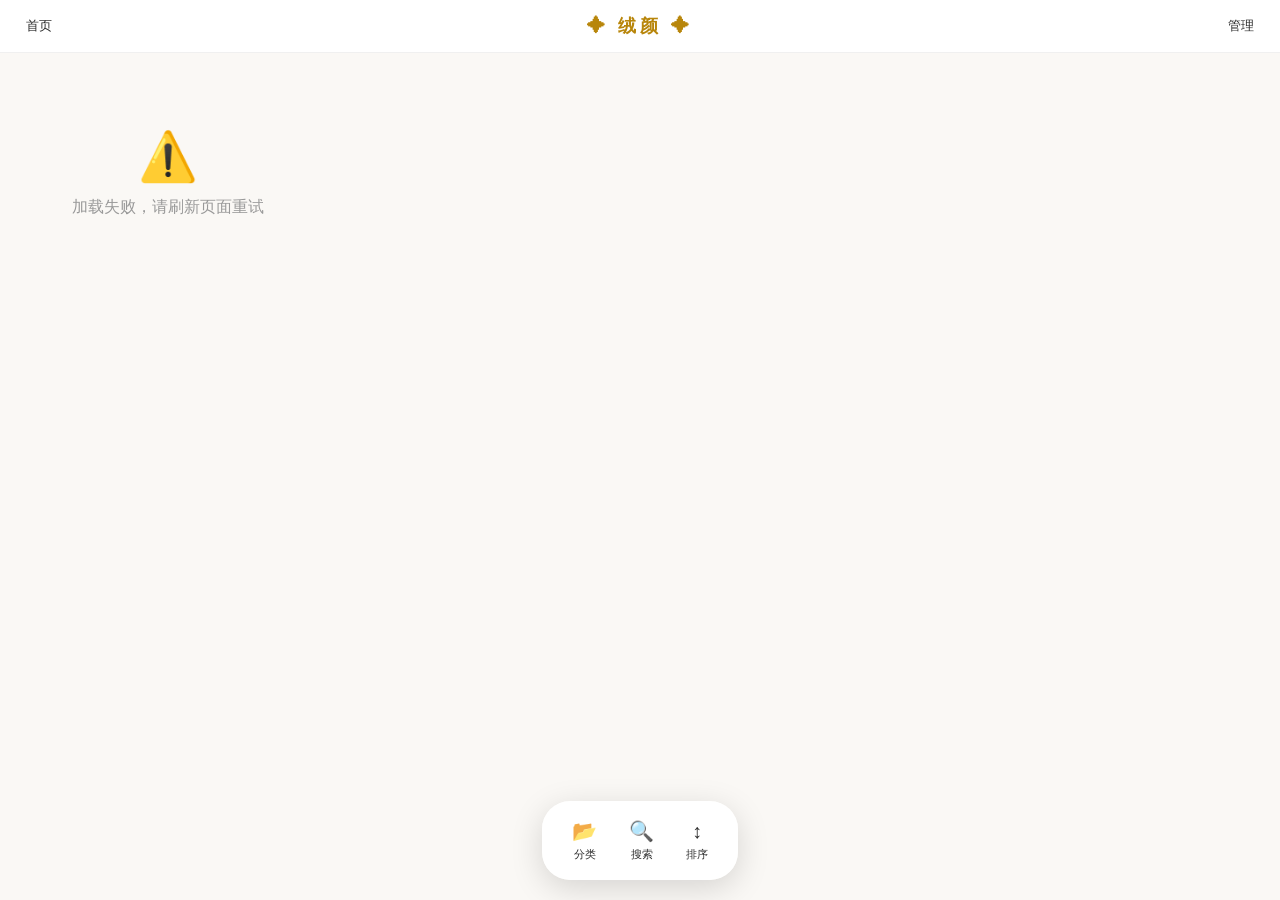
<file: rongyan/index.html>
<!DOCTYPE html>
<html lang="zh-CN">
<head>
<meta charset="UTF-8">
<meta name="viewport" content="width=device-width, initial-scale=1.0">
<meta name="robots" content="noindex, follow">
<title>绒颜 | 扬州绒花缠花文创品牌</title>
<meta name="description" content="绒颜">
<link rel="icon" href="https://raw.githubusercontent.com/yangruan1688/yangruan.github.io/main/logo.jpg" type="image/jpeg">
<link rel="preconnect" href="https://api.github.com" crossorigin>
<link rel="preconnect" href="https://raw.githubusercontent.com" crossorigin>
<style>
* { margin: 0; padding: 0; box-sizing: border-box; }
:root {
  --primary: #b8860b;
  --primary-light: #d4a843;
  --bg: #faf8f5;
  --card-bg: #ffffff;
  --text: #2c2c2c;
  --text-light: #999;
  --shadow: 0 2px 12px rgba(0,0,0,0.06);
  --radius: 12px;
}
html { scroll-behavior: smooth; }
body {
  font-family: -apple-system, BlinkMacSystemFont, 'Segoe UI', 'PingFang SC',
               'Hiragino Sans GB', 'Microsoft YaHei', sans-serif;
  background: var(--bg); color: var(--text);
  -webkit-font-smoothing: antialiased; min-height: 100vh;
  padding-bottom: 80px; outline: none;
}

/* 顶部标题栏 */
.header {
  position: sticky; top: 0; z-index: 100;
  background: rgba(255,255,255,0.95); backdrop-filter: blur(16px);
  -webkit-backdrop-filter: blur(16px);
  border-bottom: 1px solid rgba(0,0,0,0.06);
  padding: 12px 16px; display: flex; align-items: center; justify-content: space-between;
}
.header h1 { 
  font-size: 18px; color: var(--primary); letter-spacing: 4px; font-weight: 600;
  position: absolute; left: 50%; transform: translateX(-50%);
}
.header-nav-btn {
  color: var(--text); text-decoration: none; font-size: 13px; font-weight: 500;
  padding: 5px 10px; border-radius: 18px; transition: all 0.25s;
  background: none; border: none; cursor: pointer;
}
.header-nav-btn:hover { background: rgba(184,134,11,0.1); color: var(--primary); }
/* 清除按钮特殊样式 */
#clearSearchBtn { color: #e74c3c; }
#clearSearchBtn:hover { background: rgba(231,76,60,0.1); color: #c0392b; }

/* 底部悬浮导航栏 */
.bottom-nav {
  position: fixed; bottom: 20px; left: 50%; transform: translateX(-50%);
  background: rgba(255,255,255,0.95); backdrop-filter: blur(16px);
  -webkit-backdrop-filter: blur(16px);
  border-radius: 28px; padding: 12px 20px;
  box-shadow: 0 8px 32px rgba(0,0,0,0.15);
  display: flex; gap: 12px; align-items: center;
  z-index: 200; max-width: 90%;
}
.nav-item {
  position: relative; display: flex; flex-direction: column; align-items: center;
  gap: 4px; color: var(--text); text-decoration: none; font-size: 11px;
  padding: 6px 10px; border-radius: 16px; transition: all 0.25s;
  cursor: pointer; border: none; background: none;
}
.nav-item:hover { background: rgba(184,134,11,0.1); color: var(--primary); }
.nav-item.active { color: var(--primary); }
.nav-icon { font-size: 20px; }

/* 下拉菜单 */
.dropdown {
  position: absolute; bottom: 100%; left: 50%; transform: translateX(-50%);
  margin-bottom: 12px; background: #fff; border-radius: 12px;
  box-shadow: 0 8px 24px rgba(0,0,0,0.12); padding: 8px 0;
  min-width: 120px; display: none; flex-direction: column;
}
.dropdown.show { display: flex; }
.dropdown::after {
  content: ''; position: absolute; bottom: -6px; left: 50%; transform: translateX(-50%);
  width: 0; height: 0; border-left: 6px solid transparent;
  border-right: 6px solid transparent; border-top: 6px solid #fff;
}
.dropdown-item {
  padding: 10px 16px; font-size: 13px; color: var(--text);
  text-decoration: none; transition: background 0.2s; cursor: pointer;
  border: none; background: none; text-align: left; width: 100%;
}
.dropdown-item:hover { background: rgba(184,134,11,0.08); color: var(--primary); }
.dropdown-item.active { color: var(--primary); font-weight: 600; }

/* 搜索框 */
.search-overlay {
  position: fixed; inset: 0; background: rgba(0,0,0,0.5);
  z-index: 300; display: flex; align-items: flex-start; justify-content: center;
  padding-top: 80px;
  opacity: 0; visibility: hidden; transition: opacity 0.25s ease, visibility 0.25s ease;
}
.search-overlay.show { opacity: 1; visibility: visible; }
.search-box {
  background: #fff; border-radius: 16px; padding: 20px;
  width: 90%; max-width: 500px; box-shadow: 0 12px 40px rgba(0,0,0,0.2);
  transform: translateY(-20px); transition: transform 0.25s ease;
}
.search-overlay.show .search-box { transform: translateY(0); }

.search-input-wrapper {
  display: flex; align-items: center; gap: 10px;
  border: 2px solid #eee; border-radius: 24px; padding: 8px 8px 8px 20px;
  transition: border-color 0.25s;
}
.search-input-wrapper:focus-within { border-color: var(--primary); }
.search-input-wrapper svg { flex-shrink: 0; color: var(--text-light); }
.search-input {
  flex: 1; border: none; outline: none; font-size: 15px;
  font-family: inherit; background: transparent; min-width: 0;
}
.search-input::placeholder { color: #ccc; }

.search-submit-btn {
  flex-shrink: 0; background: var(--primary); color: #fff;
  border: none; border-radius: 18px; padding: 8px 18px;
  font-size: 14px; font-weight: 500; cursor: pointer;
  transition: background 0.25s, transform 0.1s; white-space: nowrap;
}
.search-submit-btn:hover { background: var(--primary-light); }
.search-submit-btn:active { transform: scale(0.96); }

.search-close { margin-top: 16px; text-align: center; }
.search-close-btn {
  background: none; border: none; color: var(--text-light);
  font-size: 13px; cursor: pointer; padding: 8px 16px;
}
.search-close-btn:hover { color: var(--primary); }

/* 产品网格 */
.grid { display: grid; grid-template-columns: repeat(2, 1fr); gap: 12px; padding: 16px; }
@media (min-width: 600px) { .grid { grid-template-columns: repeat(3, 1fr); } }
@media (min-width: 900px) { .grid { grid-template-columns: repeat(4, 1fr); } }
.card {
  background: var(--card-bg); border-radius: var(--radius); overflow: hidden; box-shadow: var(--shadow);
  transition: transform 0.3s, box-shadow 0.3s; text-decoration: none; color: inherit; display: block;
}
.card:hover { transform: translateY(-4px); box-shadow: 0 8px 24px rgba(0,0,0,0.1); }
.card-img { width: 100%; aspect-ratio: 1; object-fit: cover; background: #f0ece6; display: block; }
.card-info { padding: 10px 12px 14px; }
.card-name { font-size: 14px; font-weight: 600; margin-bottom: 4px; overflow: hidden; text-overflow: ellipsis; white-space: nowrap; }
.card-price { font-size: 14px; color: var(--primary); font-weight: 600; }
.card-category { font-size: 11px; color: var(--text-light); margin-top: 2px; }

/* 空状态 */
.empty-state { text-align: center; padding: 60px 20px; color: var(--text-light); }
.empty-state .empty-icon { font-size: 48px; margin-bottom: 12px; }
.loading { text-align: center; padding: 60px 20px; color: var(--text-light); }
.loading .spinner {
  width: 32px; height: 32px; border: 3px solid #eee; border-top-color: var(--primary);
  border-radius: 50%; animation: spin 0.8s linear infinite; margin: 0 auto 12px;
}
@keyframes spin { to { transform: rotate(360deg); } }

@media (max-width: 480px) {
  .bottom-nav { padding: 10px 16px; gap: 8px; }
  .nav-item { padding: 6px 8px; font-size: 10px; }
  .nav-icon { font-size: 18px; }
}
</style>
</head>
<body tabindex="-1">

<!-- 顶部标题栏 -->
<header class="header">
  <a href="../index.html" class="header-nav-btn">首页</a>
  <h1>✦ 绒颜 ✦</h1>
  <!-- ✅ 方案一：新增清除搜索按钮，默认隐藏 -->
  <button class="header-nav-btn" id="clearSearchBtn" style="display:none;">✕ 清除</button>
  <a href="./admin.html" class="header-nav-btn" id="adminBtn">管理</a>
</header>

<!-- 产品网格 -->
<div class="grid" id="productGrid">
  <div class="loading"><div class="spinner"></div><p>加载中...</p></div>
</div>

<!-- 底部悬浮导航栏 -->
<nav class="bottom-nav">
  <div class="nav-item" id="categoryBtn">
    <span class="nav-icon">📂</span>
    <span>分类</span>
    <div class="dropdown" id="categoryDropdown">
      <button class="dropdown-item active" data-category="all">全部</button>
      <button class="dropdown-item" data-category="发饰">发饰</button>
      <button class="dropdown-item" data-category="耳饰">耳饰</button>
      <button class="dropdown-item" data-category="胸饰">胸饰</button>
      <button class="dropdown-item" data-category="其他">其他</button>
    </div>
  </div>

  <div class="nav-item" id="searchBtn">
    <span class="nav-icon">🔍</span>
    <span>搜索</span>
  </div>

  <div class="nav-item" id="sortBtn">
    <span class="nav-icon">↕️</span>
    <span>排序</span>
    <div class="dropdown" id="sortDropdown">
      <button class="dropdown-item active" data-sort="newest">最新发布</button>
      <button class="dropdown-item" data-sort="price-asc">价格升序</button>
      <button class="dropdown-item" data-sort="price-desc">价格降序</button>
    </div>
  </div>
</nav>

<!-- 搜索遮罩 -->
<div class="search-overlay" id="searchOverlay">
  <!-- ✅ 初始添加 inert 属性防止隐藏时被 Tab 聚焦 -->
  <div class="search-box" id="searchBox" inert>
    <div class="search-input-wrapper">
      <svg width="20" height="20" viewBox="0 0 24 24" fill="none" stroke="currentColor" stroke-width="2">
        <circle cx="11" cy="11" r="8"></circle>
        <path d="m21 21-4.35-4.35"></path>
      </svg>
      <input type="text" class="search-input" id="searchInput" placeholder="搜索产品名称...">
      <button class="search-submit-btn" id="searchSubmitBtn">搜索</button>
    </div>
    <div class="search-close">
      <button class="search-close-btn" id="searchCloseBtn">关闭</button>
    </div>
  </div>
</div>

<script>
(function () {
  'use strict';

  const GITHUB_OWNER = 'yangruan1688';
  const GITHUB_REPO  = 'yangruan.github.io';
  const SEARCH_API = `https://api.github.com/search/issues?q=repo:${GITHUB_OWNER}/${GITHUB_REPO}+is:issue+state:open+label:product&per_page=100&sort=created&order=desc`;

  let allProducts = [];
  let currentCategory = 'all';
  let currentSort = 'newest';
  let currentSearch = '';
  let lastLoadTime = 0;

  const productGrid = document.getElementById('productGrid');
  const categoryBtn = document.getElementById('categoryBtn');
  const categoryDropdown = document.getElementById('categoryDropdown');
  const searchBtn = document.getElementById('searchBtn');
  const searchOverlay = document.getElementById('searchOverlay');
  const searchBox = document.getElementById('searchBox');
  const searchInput = document.getElementById('searchInput');
  const searchSubmitBtn = document.getElementById('searchSubmitBtn');
  const searchCloseBtn = document.getElementById('searchCloseBtn');
  const sortBtn = document.getElementById('sortBtn');
  const sortDropdown = document.getElementById('sortDropdown');
  
  // ✅ 方案一：获取顶部按钮
  const clearSearchBtn = document.getElementById('clearSearchBtn');
  const adminBtn = document.getElementById('adminBtn');

  function escapeHtml(str) {
    if (str == null) return '';
    return String(str)
      .replace(/\\/g, '&#92;')
      .replace(/&/g, '&amp;')
      .replace(/</g, '&lt;')
      .replace(/>/g, '&gt;')
      .replace(/"/g, '&quot;')
      .replace(/'/g, '&#39;')
      .replace(/`/g, '&#96;');
  }

  function resolveImageUrl(url) {
    if (!url) return '';
    if (url.startsWith('http')) return url;
    return `https://raw.githubusercontent.com/${GITHUB_OWNER}/${GITHUB_REPO}/main/${url}`;
  }

  async function fetchProducts() {
    const controller = new AbortController();
    const id = setTimeout(() => controller.abort(), 10000);
    try {
      const res = await fetch(SEARCH_API, {
        signal: controller.signal, cache: 'no-store',
        headers: { Accept: 'application/vnd.github.v3+json' }
      });
      clearTimeout(id);
      if (!res.ok) throw new Error(`HTTP ${res.status}`);
      const data = await res.json();
      return (data.items || []).map(issue => {
        let bodyData = {};
        try { bodyData = JSON.parse(issue.body || '{}'); } catch(e) {}
        const catLabel = issue.labels.find(l => l.name.startsWith('cat:'));
        return {
          id: issue.number, name: issue.title,
          category: catLabel ? catLabel.name.replace('cat:', '') : '',
          createdAt: issue.created_at, ...bodyData
        };
      });
    } catch (e) {
      clearTimeout(id);
      console.error('Failed to fetch products:', e);
      return null;
    }
  }

  async function loadProducts() {
    productGrid.innerHTML = '<div class="loading"><div class="spinner"></div><p>加载中...</p></div>';
    const products = await fetchProducts();
    if (products === null) {
      productGrid.innerHTML = '<div class="empty-state"><div class="empty-icon">⚠️</div><p>加载失败，请刷新页面重试</p></div>';
      return;
    }
    if (products.length === 0) {
      productGrid.innerHTML = '<div class="empty-state"><div class="empty-icon">📦</div><p>暂无产品，敬请期待</p></div>';
      return;
    }
    allProducts = products;
    lastLoadTime = Date.now();
    renderProducts();
  }

  function filterAndSortProducts() {
    let filtered = allProducts;
    if (currentCategory !== 'all') {
      filtered = filtered.filter(p => p.category === currentCategory);
    }
    if (currentSearch) {
      const searchLower = currentSearch.toLowerCase();
      filtered = filtered.filter(p => 
        (p.name || '').toLowerCase().includes(searchLower) ||
        (p.description || '').toLowerCase().includes(searchLower)
      );
    }
    if (currentSort === 'price-asc') {
      filtered.sort((a, b) => (a.price || 0) - (b.price || 0));
    } else if (currentSort === 'price-desc') {
      filtered.sort((a, b) => (b.price || 0) - (a.price || 0));
    } else if (currentSort === 'newest') {
      filtered.sort((a, b) => new Date(b.createdAt) - new Date(a.createdAt));
    }
    return filtered;
  }

  function renderProducts() {
    // ✅ 方案一：根据是否有搜索词切换顶部按钮显隐
    if (currentSearch) {
        clearSearchBtn.style.display = '';
        adminBtn.style.display = 'none';
    } else {
        clearSearchBtn.style.display = 'none';
        adminBtn.style.display = '';
    }

    const filtered = filterAndSortProducts();
    if (filtered.length === 0) {
      productGrid.innerHTML = '<div class="empty-state"><div class="empty-icon">📭</div><p>未找到匹配的产品</p></div>';
      return;
    }
    productGrid.innerHTML = filtered.map(p => {
      const safeName = escapeHtml(p.name || '');
      const safeCover = escapeHtml(resolveImageUrl(p.cover) || '');
      const safePrice = Number(p.price || 0).toFixed(1);
      const safeCategory = escapeHtml(p.category || '');
      return `
        <a class="card" href="./detail.html?id=${p.id}">
          <img class="card-img" src="${safeCover}" alt="${safeName}" loading="lazy" decoding="async"
               onerror="this.style.background='#f0ece6';this.src='data:image/svg+xml,<svg xmlns=%22http://www.w3.org/2000/svg%22 viewBox=%220 0 1 1%22><rect fill=%22%23f0ece6%22 width=%221%22 height=%221%22/></svg>'">
          <div class="card-info">
            <div class="card-name">${safeName}</div>
            <div class="card-price">¥${safePrice}</div>
            <div class="card-category">${safeCategory}</div>
          </div>
        </a>`;
    }).join('');
  }

  // ========== 分类 ==========
  categoryBtn.addEventListener('click', (e) => {
    e.stopPropagation();
    categoryDropdown.classList.toggle('show');
    sortDropdown.classList.remove('show');
  });
  categoryDropdown.addEventListener('click', (e) => {
    const item = e.target.closest('.dropdown-item');
    if (!item) return;
    e.stopPropagation();
    currentCategory = item.dataset.category;
    categoryDropdown.querySelectorAll('.dropdown-item').forEach(i => i.classList.remove('active'));
    item.classList.add('active');
    categoryDropdown.classList.remove('show');
    renderProducts();
  });

  // ========== ✅ 搜索功能（按钮触发 + 自动关闭） ==========
  function openSearch() {
    searchOverlay.classList.add('show');
    searchBox.inert = false; // 使用 JS 属性赋值，兼容性更好
    setTimeout(() => searchInput.focus(), 150);
  }

  function closeSearch(reset) {
    searchOverlay.classList.remove('show');
    searchBox.inert = true;
    if (reset) {
      searchInput.value = '';
      currentSearch = '';
      renderProducts();
    }
    // 先 blur 输入框再聚焦 body，确保 iOS Safari 收起键盘
    searchInput.blur();
    document.body.focus();
  }

  function doSearch() {
    currentSearch = searchInput.value.trim();
    renderProducts();
    closeSearch(false);
  }

  searchBtn.addEventListener('click', openSearch);
  searchSubmitBtn.addEventListener('click', doSearch);

  searchInput.addEventListener('keydown', (e) => {
    if (e.key === 'Enter') { e.preventDefault(); doSearch(); }
  });

  searchCloseBtn.addEventListener('click', () => closeSearch(true));

  searchOverlay.addEventListener('click', (e) => {
    if (e.target === searchOverlay) closeSearch(false);
  });

  document.addEventListener('keydown', (e) => {
    if (e.key === 'Escape' && searchOverlay.classList.contains('show')) {
      closeSearch(false);
    }
  });

  // ✅ 方案一：清除搜索按钮事件
  clearSearchBtn.addEventListener('click', () => {
      currentSearch = '';
      searchInput.value = '';
      renderProducts();
      window.scrollTo({ top: 0, behavior: 'smooth' });
  });

  // ========== 排序 ==========
  sortBtn.addEventListener('click', (e) => {
    e.stopPropagation();
    sortDropdown.classList.toggle('show');
    categoryDropdown.classList.remove('show');
  });
  sortDropdown.addEventListener('click', (e) => {
    const item = e.target.closest('.dropdown-item');
    if (!item) return;
    e.stopPropagation();
    currentSort = item.dataset.sort;
    sortDropdown.querySelectorAll('.dropdown-item').forEach(i => i.classList.remove('active'));
    item.classList.add('active');
    sortDropdown.classList.remove('show');
    renderProducts();
  });

  document.addEventListener('click', () => {
    categoryDropdown.classList.remove('show');
    sortDropdown.classList.remove('show');
  });

  document.addEventListener('visibilitychange', () => {
    if (document.visibilityState === 'visible' && Date.now() - lastLoadTime > 5000) loadProducts();
  });
  window.addEventListener('pageshow', (e) => { if (e.persisted) loadProducts(); });

  loadProducts();
})();
</script>
</body>
</html>
</file>
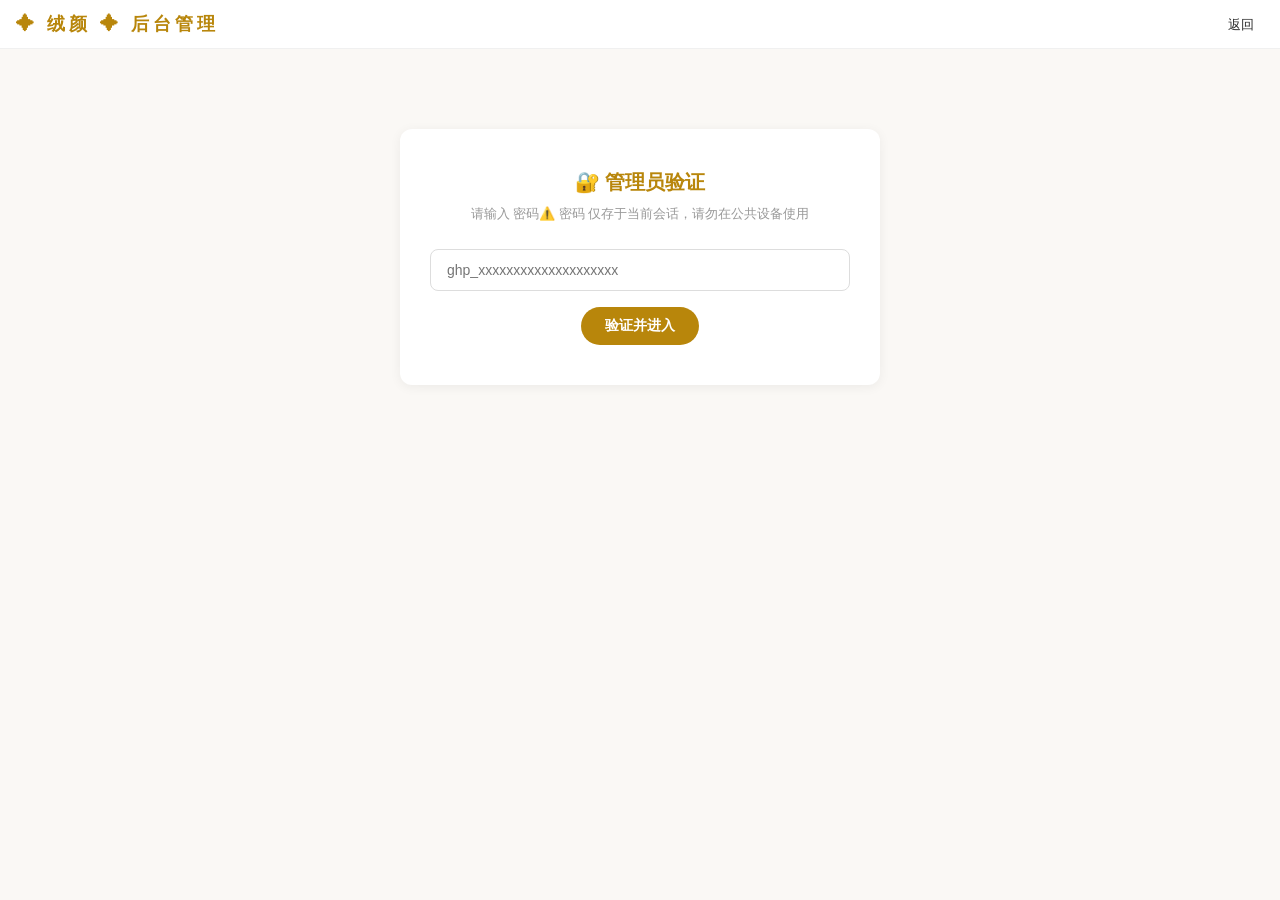
<file: rongyan/admin.html>
<!DOCTYPE html>
<html lang="zh-CN">
<head>
<meta charset="UTF-8">
<meta name="viewport" content="width=device-width, initial-scale=1.0">
<meta name="robots" content="noindex, follow">
<title>绒颜 | 扬州绒花缠花文创品牌</title>
<link rel="icon" href="https://raw.githubusercontent.com/yangruan1688/yangruan.github.io/main/logo.jpg" type="image/jpeg">
<style>
* { margin: 0; padding: 0; box-sizing: border-box; }
:root {
  --primary: #b8860b; --primary-light: #d4a843;
  --bg: #faf8f5; --card-bg: #fff; --text: #2c2c2c;
  --text-light: #999; --danger: #e74c3c; --success: #27ae60;
  --shadow: 0 2px 12px rgba(0,0,0,0.06); --radius: 12px;
}
body {
  font-family: -apple-system, BlinkMacSystemFont, 'Segoe UI', 'PingFang SC', sans-serif;
  background: var(--bg); color: var(--text); min-height: 100vh;
  -webkit-font-smoothing: antialiased;
}
.header {
  position: sticky; top: 0; z-index: 100;
  background: rgba(255,255,255,0.95); backdrop-filter: blur(16px);
  border-bottom: 1px solid rgba(0,0,0,0.06);
  padding: 12px 16px; display: flex; align-items: center; justify-content: space-between;
}
.header h1 { font-size: 18px; color: var(--primary); letter-spacing: 4px; font-weight: 600; }
.header a { color: var(--text); text-decoration: none; font-size: 13px; padding: 5px 10px; border-radius: 18px; transition: all 0.25s; }
.header a:hover { background: rgba(184,134,11,0.1); color: var(--primary); }

.container { max-width: 900px; margin: 0 auto; padding: 20px 16px 80px; }
.login-panel {
  background: var(--card-bg); border-radius: var(--radius); padding: 40px 30px;
  box-shadow: var(--shadow); text-align: center; max-width: 480px; margin: 60px auto;
}
.login-panel h2 { font-size: 20px; margin-bottom: 8px; color: var(--primary); }
.login-panel p { font-size: 13px; color: var(--text-light); margin-bottom: 24px; line-height: 1.6; }
.login-panel input {
  width: 100%; padding: 12px 16px; border: 1px solid #ddd; border-radius: 8px;
  font-size: 14px; margin-bottom: 16px; outline: none; transition: border-color 0.25s;
}
.login-panel input:focus { border-color: var(--primary); }
.btn {
  display: inline-flex; align-items: center; justify-content: center; gap: 6px;
  padding: 10px 24px; border: none; border-radius: 24px; font-size: 14px;
  font-weight: 600; cursor: pointer; transition: all 0.25s; text-decoration: none;
}
.btn-primary { background: var(--primary); color: #fff; }
.btn-primary:hover { background: var(--primary-light); }
.btn-danger { background: var(--danger); color: #fff; }
.btn-danger:hover { opacity: 0.85; }
.btn-success { background: var(--success); color: #fff; }
.btn-sm { padding: 6px 14px; font-size: 12px; border-radius: 16px; }
.btn:disabled { opacity: 0.5; cursor: not-allowed; }

.dashboard { display: none; }
.dashboard.active { display: block; }
.toolbar {
  display: flex; justify-content: space-between; align-items: center;
  margin-bottom: 20px; flex-wrap: wrap; gap: 10px;
}
.product-list { display: grid; gap: 12px; }
.product-item {
  background: var(--card-bg); border-radius: var(--radius); padding: 16px;
  box-shadow: var(--shadow); display: flex; gap: 14px; align-items: center;
}
.product-item img {
  width: 72px; height: 72px; border-radius: 8px; object-fit: cover;
  background: #f0ece6; flex-shrink: 0;
}
.product-item .info { flex: 1; min-width: 0; }
.product-item .name { font-size: 15px; font-weight: 600; margin-bottom: 4px; overflow: hidden; text-overflow: ellipsis; white-space: nowrap; }
.product-item .meta { font-size: 12px; color: var(--text-light); }
.product-item .actions { display: flex; gap: 8px; flex-shrink: 0; }

.modal-overlay {
  display: none; position: fixed; inset: 0; background: rgba(0,0,0,0.4);
  z-index: 200; align-items: center; justify-content: center; padding: 16px;
}
.modal-overlay.active { display: flex; }
.modal {
  background: var(--card-bg); border-radius: var(--radius); padding: 28px 24px;
  width: 100%; max-width: 560px; max-height: 90vh; overflow-y: auto;
  box-shadow: 0 20px 60px rgba(0,0,0,0.15);
}
.modal h3 { font-size: 18px; margin-bottom: 20px; color: var(--primary); }
.form-group { margin-bottom: 16px; }
.form-group label { display: block; font-size: 13px; font-weight: 600; margin-bottom: 6px; color: #555; }
.form-group input, .form-group textarea, .form-group select {
  width: 100%; padding: 10px 14px; border: 1px solid #ddd; border-radius: 8px;
  font-size: 14px; outline: none; transition: border-color 0.25s; font-family: inherit;
  background: #fff;
}
.form-group input:focus, .form-group textarea:focus, .form-group select:focus { border-color: var(--primary); }
.form-group textarea { resize: vertical; min-height: 80px; }
.image-upload-area {
  border: 2px dashed #ddd; border-radius: 8px; padding: 20px; text-align: center;
  cursor: pointer; transition: all 0.25s; color: var(--text-light); font-size: 13px;
}
.image-upload-area:hover, .image-upload-area.dragover { border-color: var(--primary); color: var(--primary); background: rgba(184,134,11,0.03); }
.image-preview-list { display: flex; gap: 8px; flex-wrap: wrap; margin-top: 10px; }
.image-preview-item {
  position: relative; width: 72px; height: 72px; border-radius: 8px; overflow: hidden;
  cursor: grab; border: 2px solid transparent; transition: border-color 0.2s;
}
.image-preview-item:active { cursor: grabbing; }
.image-preview-item.is-cover { border-color: var(--primary); }
.image-preview-item img { width: 100%; height: 100%; object-fit: cover; pointer-events: none; }
.cover-badge {
  position: absolute; bottom: 0; left: 0; right: 0;
  background: var(--primary); color: #fff; font-size: 10px;
  text-align: center; padding: 2px 0; font-weight: 600; letter-spacing: 1px;
}
.remove-img {
  position: absolute; top: 2px; right: 2px; width: 20px; height: 20px;
  background: rgba(0,0,0,0.6); color: #fff; border: none; border-radius: 50%;
  font-size: 12px; cursor: pointer; display: flex; align-items: center; justify-content: center;
  z-index: 2;
}
.set-cover-btn {
  position: absolute; bottom: 2px; right: 2px; width: 20px; height: 20px;
  background: rgba(0,0,0,0.5); color: #fff; border: none; border-radius: 50%;
  font-size: 10px; cursor: pointer; display: flex; align-items: center; justify-content: center;
  z-index: 2; opacity: 0; transition: opacity 0.2s;
}
.image-preview-item:hover .set-cover-btn { opacity: 1; }
.image-preview-item.is-cover .set-cover-btn { display: none; }
.upload-progress {
  margin-top: 8px; font-size: 12px; color: var(--primary); display: none;
}
.upload-progress.active { display: block; }
.modal-actions { display: flex; gap: 10px; justify-content: flex-end; margin-top: 24px; }

.toast {
  position: fixed; bottom: 30px; left: 50%; transform: translateX(-50%);
  padding: 12px 28px; border-radius: 24px; color: #fff; font-size: 14px;
  font-weight: 500; z-index: 300; opacity: 0; transition: opacity 0.3s;
  pointer-events: none; white-space: nowrap;
}
.toast.show { opacity: 1; }
.toast.success { background: var(--success); }
.toast.error { background: var(--danger); }

.loading-spinner {
  width: 24px; height: 24px; border: 3px solid #eee;
  border-top-color: var(--primary); border-radius: 50%;
  animation: spin 0.8s linear infinite; margin: 40px auto;
}
@keyframes spin { to { transform: rotate(360deg); } }
</style>
</head>
<body>

<header class="header">
  <h1>✦ 绒颜 ✦ 后台管理</h1>
  <nav>
    <a href="./index.html" target="_blank">返回</a>
    <a href="#" id="logoutBtn" style="display:none;">退出</a>
  </nav>
</header>

<div class="container">
  <div class="login-panel" id="loginPanel">
    <h2>🔐 管理员验证</h2>
    <p>请输入 密码⚠️ 密码 仅存于当前会话，请勿在公共设备使用</small></p>
    <input type="password" id="tokenInput" placeholder="ghp_xxxxxxxxxxxxxxxxxxxx" autocomplete="off">
    <button class="btn btn-primary" id="loginBtn">验证并进入</button>
  </div>

  <div class="dashboard" id="dashboard">
    <div class="toolbar">
      <h2 style="font-size:18px;">产品列表</h2>
      <button class="btn btn-primary" id="addProductBtn">＋ 新增产品</button>
    </div>
    <div id="productList">
      <div class="loading-spinner"></div>
    </div>
  </div>
</div>

<div class="modal-overlay" id="editModal">
  <div class="modal">
    <h3 id="modalTitle">新增产品</h3>
    <input type="hidden" id="editId">
    <div class="form-group">
      <label>产品名称 *</label>
      <input type="text" id="editName" placeholder="例：绒花｜昙花">
    </div>
    <div class="form-group">
      <label>价格 (¥) *</label>
      <input type="number" id="editPrice" step="0.1" min="0" placeholder="888">
    </div>
    <div class="form-group">
      <label>分类 *</label>
      <select id="editCategory">
        <option value="">请选择分类</option>
        <option value="发饰">发饰</option>
        <option value="耳饰">耳饰</option>
        <option value="胸饰">胸饰</option>
        <option value="其他">其他</option>
      </select>
    </div>
    <div class="form-group">
      <label>产品描述</label>
      <textarea id="editDesc" placeholder="产品材质、尺寸、工艺等描述..."></textarea>
    </div>
    <div class="form-group">
      <label>产品图片（第一张为封面，可拖拽排序）</label>
      <div class="image-upload-area" id="imageUploadArea">
        📷 点击或拖拽批量上传图片<br><small>支持 JPG/PNG/WebP，自动压缩，建议正方形</small>
      </div>
      <input type="file" id="imageFileInput" accept="image/*" multiple style="display:none;">
      <div class="upload-progress" id="uploadProgress"></div>
      <div class="image-preview-list" id="imagePreviewList"></div>
    </div>
    <div class="modal-actions">
      <button class="btn" style="background:#eee;color:#555;" id="cancelEditBtn">取消</button>
      <button class="btn btn-primary" id="saveProductBtn">保存产品</button>
    </div>
  </div>
</div>

<div class="toast" id="toast"></div>

<script>
(function () {
  'use strict';

  const GITHUB_OWNER = 'yangruan1688';
  const GITHUB_REPO = 'yangruan.github.io';
  const GITHUB_BRANCH = 'main';
  const IMAGES_DIR = 'rongyan/images';
  const WEBP_QUALITY = 0.82;
  const MAX_IMAGE_SIZE = 1200;
  const COMPRESS_CONCURRENCY = 3;

  const $ = (sel) => document.querySelector(sel);
  const loginPanel = $('#loginPanel'), dashboard = $('#dashboard');
  const tokenInput = $('#tokenInput'), loginBtn = $('#loginBtn'), logoutBtn = $('#logoutBtn');
  const productList = $('#productList'), addProductBtn = $('#addProductBtn');
  const editModal = $('#editModal'), modalTitle = $('#modalTitle');
  const cancelEditBtn = $('#cancelEditBtn'), saveProductBtn = $('#saveProductBtn');
  const imageUploadArea = $('#imageUploadArea'), imageFileInput = $('#imageFileInput');
  const imagePreviewList = $('#imagePreviewList'), toastEl = $('#toast');
  const uploadProgress = $('#uploadProgress');

  let token = '', products = [], editingImages = [], isSaving = false;
  let dragSrcIndex = null;

  function showToast(msg, type = 'success') {
    toastEl.textContent = msg;
    toastEl.className = `toast ${type} show`;
    setTimeout(() => toastEl.classList.remove('show'), 2500);
  }
  function escapeHtml(str) {
    return str == null ? '' : String(str).replace(/&/g,'&amp;').replace(/</g,'&lt;').replace(/>/g,'&gt;').replace(/"/g,'&quot;');
  }

  function getToken() { return sessionStorage.getItem('_ry_admin_token') || ''; }
  function setToken(t) { sessionStorage.setItem('_ry_admin_token', t); token = t; }
  function clearAuth() { sessionStorage.removeItem('_ry_admin_token'); token = ''; location.reload(); }

  async function verifyToken(t) {
    try {
      const res = await fetch(`https://api.github.com/repos/${GITHUB_OWNER}/${GITHUB_REPO}`, {
        headers: { Authorization: `Bearer ${t}` }
      });
      if (!res.ok) return false;
      const repo = await res.json();
      return !!(repo.permissions?.push || repo.permissions?.admin);
    } catch { return false; }
  }

  loginBtn.addEventListener('click', async () => {
    const t = tokenInput.value.trim();
    if (!t) return showToast('请输入 Token', 'error');
    loginBtn.disabled = true; loginBtn.textContent = '验证中...';
    const valid = await verifyToken(t);
    loginBtn.disabled = false; loginBtn.textContent = '验证并进入';
    if (!valid) return showToast('Token 无效或权限不足', 'error');
    setToken(t); initDashboard();
  });
  logoutBtn.addEventListener('click', (e) => { e.preventDefault(); clearAuth(); });

  async function ghApi(endpoint, options = {}) {
    const url = endpoint.startsWith('http') ? endpoint : `https://api.github.com${endpoint}`;
    const res = await fetch(url, {
      ...options,
      headers: {
        Authorization: `Bearer ${token}`,
        Accept: 'application/vnd.github.v3+json',
        'Content-Type': 'application/json',
        ...(options.headers || {})
      }
    });
    if (!res.ok) {
      const err = await res.json().catch(() => ({}));
      throw new Error(err.message || `API Error ${res.status}`);
    }
    return res.json();
  }

  async function ensureLabel(name, color = 'ededed') {
    try {
      await ghApi(`/repos/${GITHUB_OWNER}/${GITHUB_REPO}/labels/${encodeURIComponent(name)}`);
    } catch (e) {
      try {
        await ghApi(`/repos/${GITHUB_OWNER}/${GITHUB_REPO}/labels`, {
          method: 'POST', body: JSON.stringify({ name, color })
        });
      } catch (createErr) { console.warn(`Failed to create label ${name}:`, createErr); }
    }
  }

  async function fetchAllProducts() {
    const issues = await ghApi(`/repos/${GITHUB_OWNER}/${GITHUB_REPO}/issues?state=open&per_page=100&labels=product`);
    return issues.map(issue => {
      try {
        const data = JSON.parse(issue.body || '{}');
        return {
          id: issue.number, name: issue.title,
          category: issue.labels.find(l => l.name.startsWith('cat:'))?.name.replace('cat:', '') || '',
          ...data
        };
      } catch (e) { return null; }
    }).filter(Boolean);
  }

  async function saveProductToIssue(id, name, category, data) {
    const bodyStr = JSON.stringify(data);
    const catLabel = `cat:${category}`;
    await ensureLabel(catLabel, 'b8860b');
    await ensureLabel('product', '27ae60');
    const labels = ['product', catLabel];
    if (id) {
      return ghApi(`/repos/${GITHUB_OWNER}/${GITHUB_REPO}/issues/${id}`, {
        method: 'PATCH', body: JSON.stringify({ title: name, body: bodyStr, labels })
      });
    } else {
      return ghApi(`/repos/${GITHUB_OWNER}/${GITHUB_REPO}/issues`, {
        method: 'POST', body: JSON.stringify({ title: name, body: bodyStr, labels })
      });
    }
  }

  async function deleteProductIssue(id) {
    return ghApi(`/repos/${GITHUB_OWNER}/${GITHUB_REPO}/issues/${id}`, {
      method: 'PATCH', body: JSON.stringify({ state: 'closed' })
    });
  }

  async function uploadImageFile(base64Data, fileName) {
    const path = `${IMAGES_DIR}/${fileName}`;
    return ghApi(`/repos/${GITHUB_OWNER}/${GITHUB_REPO}/contents/${path}`, {
      method: 'PUT',
      body: JSON.stringify({
        message: `chore: upload image ${fileName}`,
        content: base64Data.split(',')[1], branch: GITHUB_BRANCH
      })
    });
  }

  async function compressToWebP(file) {
    return new Promise((resolve, reject) => {
      const img = new Image();
      img.onload = () => {
        let w = img.width, h = img.height;
        if (w > MAX_IMAGE_SIZE || h > MAX_IMAGE_SIZE) {
          const ratio = Math.min(MAX_IMAGE_SIZE / w, MAX_IMAGE_SIZE / h);
          w = Math.round(w * ratio); h = Math.round(h * ratio);
        }
        const canvas = document.createElement('canvas');
        canvas.width = w; canvas.height = h;
        canvas.getContext('2d').drawImage(img, 0, 0, w, h);
        canvas.toBlob((blob) => {
          if (!blob) return reject(new Error('WebP compression failed'));
          const reader = new FileReader();
          reader.onload = () => resolve(reader.result);
          reader.onerror = reject;
          reader.readAsDataURL(blob);
        }, 'image/webp', WEBP_QUALITY);
      };
      img.onerror = reject;
      img.src = URL.createObjectURL(file);
    });
  }

  // ✅ 并发控制：最多同时压缩 N 张图片
  async function compressBatch(files) {
    const results = [];
    let idx = 0;
    async function worker() {
      while (idx < files.length) {
        const i = idx++;
        try {
          results[i] = { base64: await compressToWebP(files[i]), isNew: true };
        } catch (e) {
          showToast(`压缩失败: ${files[i].name}`, 'error');
          results[i] = null;
        }
      }
    }
    const workers = Array.from({ length: Math.min(COMPRESS_CONCURRENCY, files.length) }, () => worker());
    await Promise.all(workers);
    return results.filter(Boolean);
  }

  async function initDashboard() {
    token = getToken();
    if (!token) return;
    loginPanel.style.display = 'none';
    dashboard.classList.add('active');
    logoutBtn.style.display = '';
    await loadProducts();
  }

  async function loadProducts() {
    productList.innerHTML = '<div class="loading-spinner"></div>';
    try {
      products = await fetchAllProducts();
      renderProductList();
    } catch (e) {
      productList.innerHTML = `<p style="color:var(--danger);text-align:center;padding:40px;">加载失败: ${e.message}</p>`;
    }
  }

  function getImageUrl(path) {
    if (!path) return '';
    if (path.startsWith('http')) return path;
    return `https://raw.githubusercontent.com/${GITHUB_OWNER}/${GITHUB_REPO}/${GITHUB_BRANCH}/${path}`;
  }

  function renderProductList() {
    if (products.length === 0) {
      productList.innerHTML = '<p style="text-align:center;color:var(--text-light);padding:40px;">暂无产品，点击右上角新增</p>';
      return;
    }
    productList.innerHTML = products.slice().reverse().map(p => `
      <div class="product-item" data-id="${p.id}">
        <img src="${getImageUrl(p.cover)}" alt="" onerror="this.style.background='#f0ece6'">
        <div class="info">
          <div class="name">${escapeHtml(p.name)}</div>
          <div class="meta">¥${Number(p.price).toFixed(1)} · ${escapeHtml(p.category)} · #${p.id}</div>
        </div>
        <div class="actions">
          <button class="btn btn-sm btn-primary edit-btn">编辑</button>
          <button class="btn btn-sm btn-danger delete-btn">删除</button>
        </div>
      </div>
    `).join('');

    productList.querySelectorAll('.edit-btn').forEach(btn => {
      btn.addEventListener('click', () => {
        const id = parseInt(btn.closest('.product-item').dataset.id);
        openEditModal(products.find(p => p.id === id));
      });
    });
    productList.querySelectorAll('.delete-btn').forEach(btn => {
      btn.addEventListener('click', () => {
        const id = parseInt(btn.closest('.product-item').dataset.id);
        deleteProduct(id);
      });
    });
  }

  function openEditModal(product = null) {
    editingImages = [];
    if (product) {
      modalTitle.textContent = '编辑产品';
      $('#editId').value = product.id;
      $('#editName').value = product.name;
      $('#editPrice').value = product.price;
      $('#editCategory').value = product.category || '';
      $('#editDesc').value = product.description || '';
      (product.images || []).forEach(url => {
        editingImages.push({ base64: url, isNew: false });
      });
    } else {
      modalTitle.textContent = '新增产品';
      $('#editId').value = '';
      $('#editName').value = '';
      $('#editPrice').value = '';
      $('#editCategory').value = '';
      $('#editDesc').value = '';
    }
    renderImagePreviews();
    editModal.classList.add('active');
  }

  function closeEditModal() { editModal.classList.remove('active'); editingImages = []; }
  cancelEditBtn.addEventListener('click', closeEditModal);
  editModal.addEventListener('click', (e) => { if (e.target === editModal) closeEditModal(); });
  addProductBtn.addEventListener('click', () => openEditModal());

  // ✅ 拖拽高亮
  imageUploadArea.addEventListener('click', () => imageFileInput.click());
  imageUploadArea.addEventListener('dragover', (e) => { e.preventDefault(); imageUploadArea.classList.add('dragover'); });
  imageUploadArea.addEventListener('dragleave', () => { imageUploadArea.classList.remove('dragover'); });
  imageUploadArea.addEventListener('drop', (e) => {
    e.preventDefault(); imageUploadArea.classList.remove('dragover'); handleFiles(e.dataTransfer.files);
  });
  imageFileInput.addEventListener('change', () => { handleFiles(imageFileInput.files); imageFileInput.value = ''; });

  // ✅ 批量并发压缩 + 进度提示
  async function handleFiles(fileList) {
    const files = Array.from(fileList).filter(f => f.type.startsWith('image/'));
    if (files.length === 0) return;

    uploadProgress.textContent = `⏳ 正在压缩 ${files.length} 张图片...`;
    uploadProgress.classList.add('active');

    const compressed = await compressBatch(files);
    editingImages.push(...compressed);

    uploadProgress.textContent = `✅ 已添加 ${compressed.length} 张图片`;
    setTimeout(() => uploadProgress.classList.remove('active'), 1500);

    renderImagePreviews();
  }

  // ✅ 设置封面
  function setCover(index) {
    if (index === 0) return;
    const item = editingImages.splice(index, 1)[0];
    editingImages.unshift(item);
    renderImagePreviews();
  }

  // ✅ 渲染预览 + 拖拽排序 + 封面标记
  function renderImagePreviews() {
    imagePreviewList.innerHTML = editingImages.map((img, i) => `
      <div class="image-preview-item ${i === 0 ? 'is-cover' : ''}" draggable="true" data-index="${i}">
        <img src="${img.base64}" alt="">
        ${i === 0 ? '<div class="cover-badge">封面</div>' : `<button class="set-cover-btn" data-set-cover="${i}" title="设为封面">★</button>`}
        <button class="remove-img" data-remove="${i}">×</button>
      </div>
    `).join('');

    // 删除按钮
    imagePreviewList.querySelectorAll('[data-remove]').forEach(btn => {
      btn.addEventListener('click', (e) => {
        e.stopPropagation();
        editingImages.splice(parseInt(btn.dataset.remove), 1);
        renderImagePreviews();
      });
    });

    // 设为封面按钮
    imagePreviewList.querySelectorAll('[data-set-cover]').forEach(btn => {
      btn.addEventListener('click', (e) => {
        e.stopPropagation();
        setCover(parseInt(btn.dataset.setCover));
      });
    });

    // 拖拽排序
    const items = imagePreviewList.querySelectorAll('.image-preview-item');
    items.forEach(item => {
      item.addEventListener('dragstart', (e) => {
        dragSrcIndex = parseInt(item.dataset.index);
        item.style.opacity = '0.4';
        e.dataTransfer.effectAllowed = 'move';
      });
      item.addEventListener('dragend', () => { item.style.opacity = '1'; });
      item.addEventListener('dragover', (e) => { e.preventDefault(); e.dataTransfer.dropEffect = 'move'; });
      item.addEventListener('drop', (e) => {
        e.preventDefault();
        const targetIndex = parseInt(item.dataset.index);
        if (dragSrcIndex !== null && dragSrcIndex !== targetIndex) {
          const moved = editingImages.splice(dragSrcIndex, 1)[0];
          editingImages.splice(targetIndex, 0, moved);
          renderImagePreviews();
        }
        dragSrcIndex = null;
      });
    });
  }

  saveProductBtn.addEventListener('click', async () => {
    if (isSaving) return;
    const name = $('#editName').value.trim();
    const price = parseFloat($('#editPrice').value);
    const category = $('#editCategory').value;
    const desc = $('#editDesc').value.trim();
    const existingId = $('#editId').value;

    if (!name) return showToast('请输入产品名称', 'error');
    if (isNaN(price) || price < 0) return showToast('请输入有效价格', 'error');
    if (!category) return showToast('请选择分类', 'error');
    if (editingImages.length === 0) return showToast('请至少上传一张图片', 'error');

    isSaving = true; saveProductBtn.disabled = true; saveProductBtn.textContent = '保存中...';

    try {
      const imageUrls = [];
      const totalNew = editingImages.filter(img => img.isNew).length;
      let uploadedCount = 0;

      for (let i = 0; i < editingImages.length; i++) {
        const img = editingImages[i];
        if (img.isNew) {
          const fileName = `${Date.now()}_${i}.webp`;
          await uploadImageFile(img.base64, fileName);
          imageUrls.push(`${IMAGES_DIR}/${fileName}`);
          uploadedCount++;
          if (totalNew > 1) {
            saveProductBtn.textContent = `上传中 ${uploadedCount}/${totalNew}...`;
          }
        } else {
          let path = img.base64;
          if (path.startsWith('http')) {
            path = path.replace(`https://raw.githubusercontent.com/${GITHUB_OWNER}/${GITHUB_REPO}/${GITHUB_BRANCH}/`, '');
          }
          imageUrls.push(path);
        }
      }

      const data = {
        price, description: desc,
        cover: getImageUrl(imageUrls[0]),
        images: imageUrls.map(u => getImageUrl(u)),
        updatedAt: new Date().toISOString()
      };

      await saveProductToIssue(existingId ? parseInt(existingId) : null, name, category, data);
      localStorage.setItem('_ry_sync_version', Date.now().toString());
      showToast(existingId ? '产品已更新' : '产品已添加');
      closeEditModal();
      await loadProducts();
    } catch (e) {
      showToast(`保存失败: ${e.message}`, 'error');
    } finally {
      isSaving = false; saveProductBtn.disabled = false; saveProductBtn.textContent = '保存产品';
    }
  });

  async function deleteProduct(id) {
    const p = products.find(x => x.id === id);
    if (!p || !confirm(`确定删除「${p.name}」？\n此操作将关闭对应 Issue。`)) return;
    try {
      await deleteProductIssue(id);
      localStorage.setItem('_ry_sync_version', Date.now().toString());
      showToast('产品已删除');
      await loadProducts();
    } catch (e) { showToast(`删除失败: ${e.message}`, 'error'); }
  }

  if (getToken()) initDashboard();
})();
</script>
</body>
</html>
</file>
